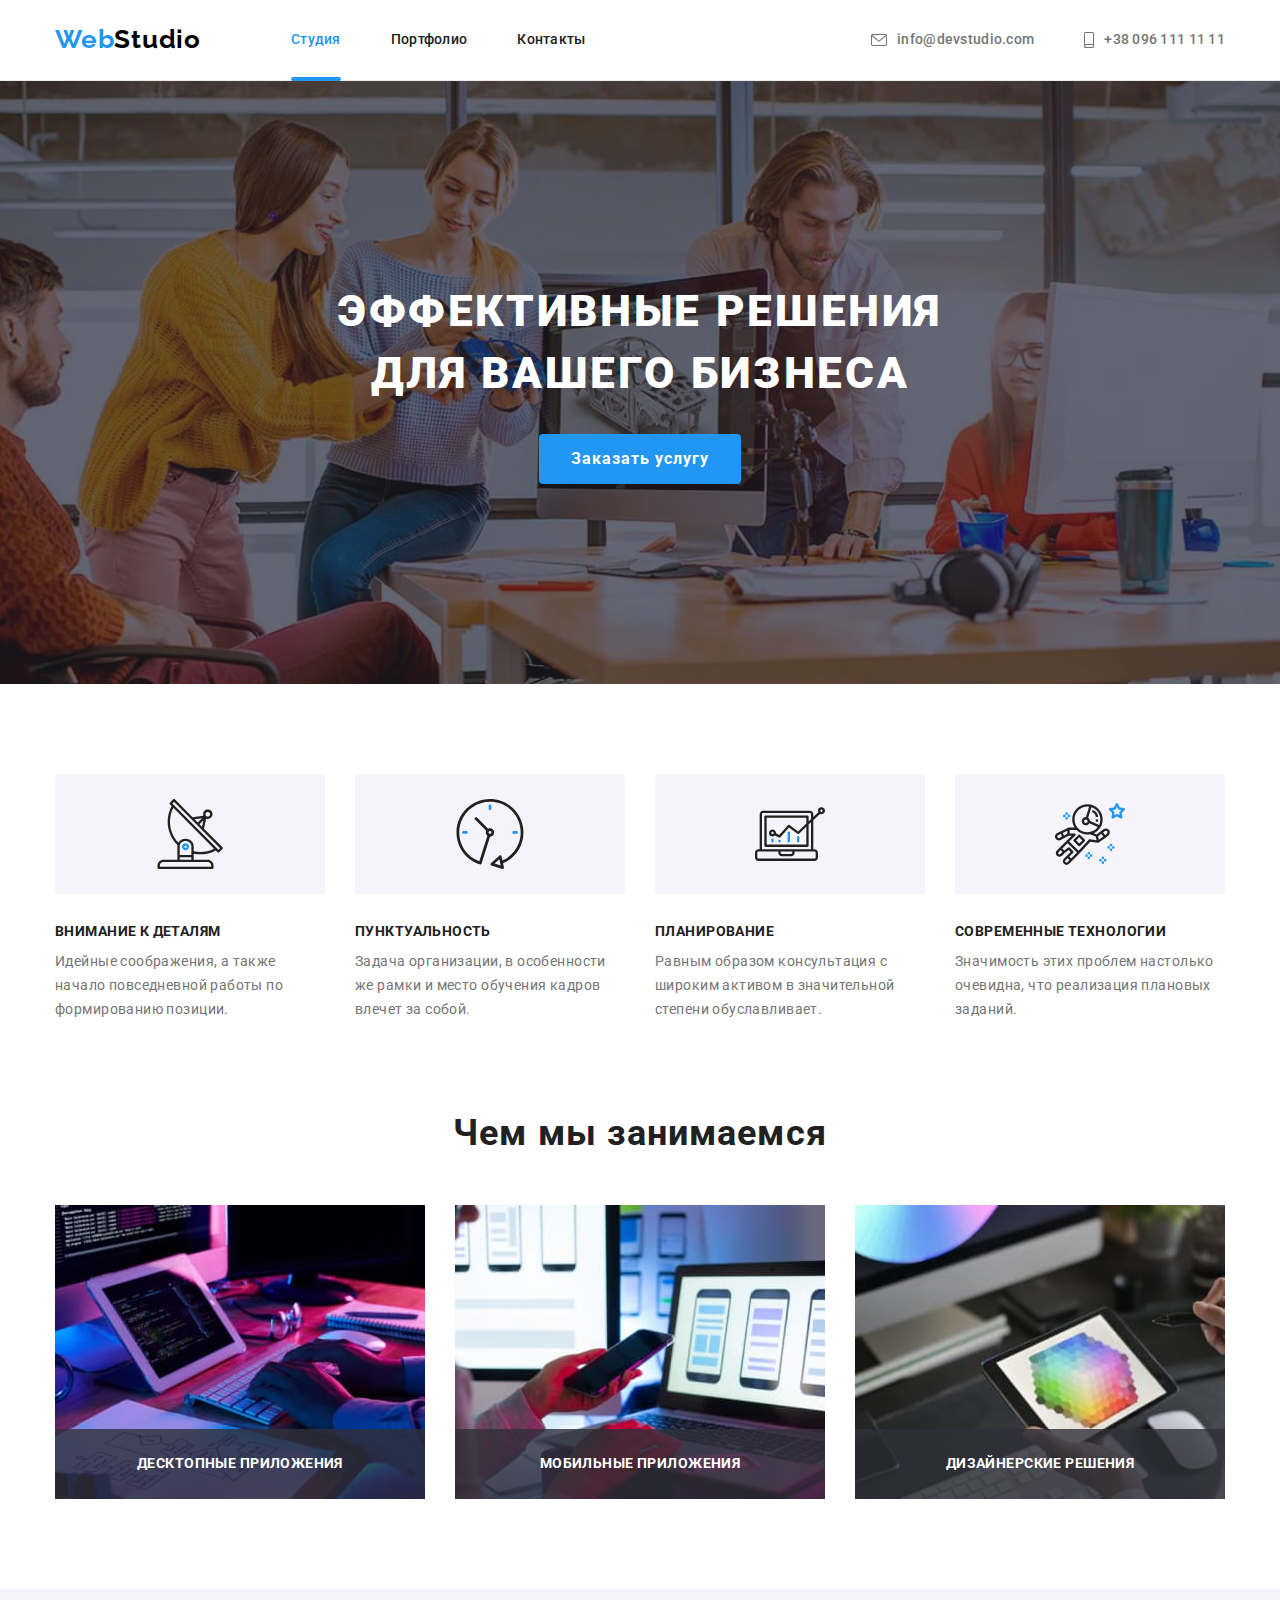
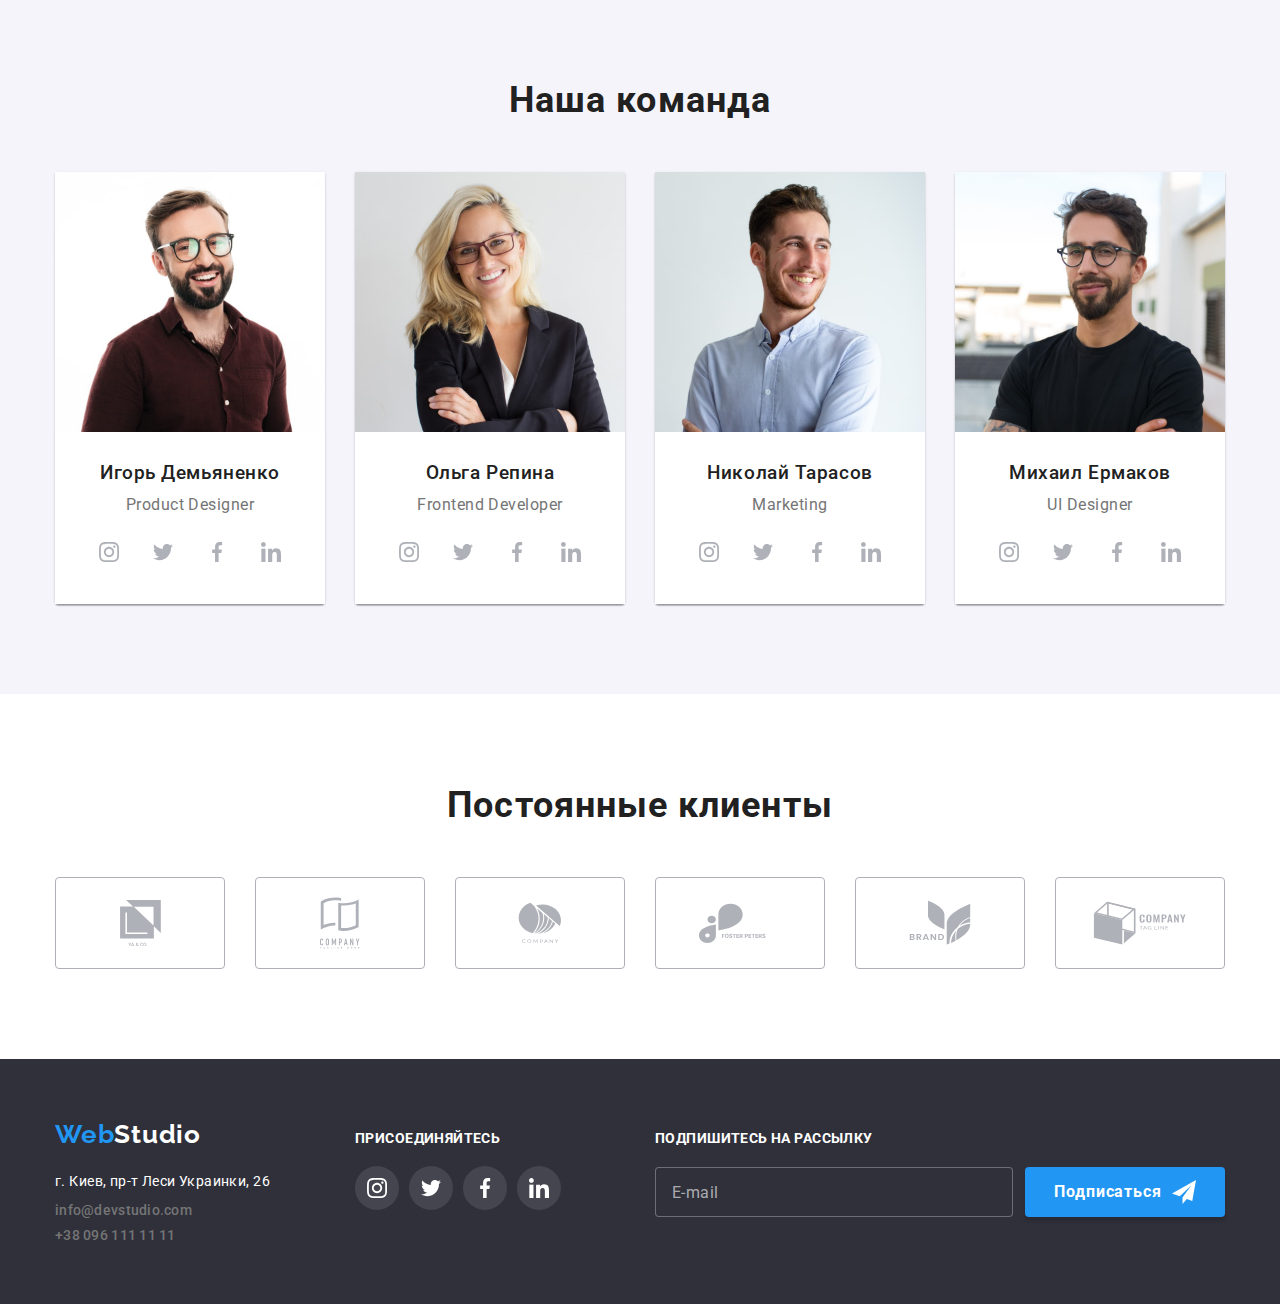
<file: index.html>
<!DOCTYPE html>
<html lang="ru">
<head>
    <meta charset="UTF-8">
    <meta http-equiv="X-UA-Compatible" content="IE=edge">
    <meta name="viewport" content="width=device-width, initial-scale=1.0">
    <link rel="preconnect" href="https://fonts.googleapis.com">
    <link rel="preconnect" href="https://fonts.gstatic.com" crossorigin>
    <link href="https://fonts.googleapis.com/css2?family=Raleway:wght@700&family=Roboto:wght@400;500;700;900&display=swap"
        rel="stylesheet">
    <link rel="stylesheet" href="https://cdnjs.cloudflare.com/ajax/libs/modern-normalize/1.1.0/modern-normalize.min.css">
    <link rel="stylesheet" href="./css/style.css">
    <title>Document</title>
</head>
<body>
    <!-- Шапка -->
    <header class="main-header">        
        <div class="container header">
                    <nav class="nav-header">
                        <a href="./index.html" class="logo logo-header">Web<span class="logo-black">Studio</span></a>
                        <ul class="nav-list list">
                            <li class="link"><a href="./index.html" class="nav-link current">Студия</a></li>
                            <li class="link"><a href="./portfolio.html" class="nav-link">Портфолио</a></li>
                            <li class="link"><a href="" class="nav-link">Контакты</a></li>
                        </ul>
                    </nav>
                    <ul class="list nav-list">
                        <li class="link">                            
                            <a href="mailto:info@devstudio.com" class="feedback-inf">
                                <svg class="svg-header" width="16" height="12">
                                    <use href="./images/symbol-defs.svg#icon-envelope"></use>
                                </svg>
                                info@devstudio.com
                            </a>
                        </li>
                        <li class="link">
                            <a href="tel:+380961111111" class="feedback-inf">
                                <svg class="svg-header" width="10" height="16">
                                    <use href="./images/symbol-defs.svg#icon-smartphone"></use>
                                </svg>
                                +38 096 111 11 11
                            </a>
                        </li>
                    </ul>
        </div>     
    </header>   

    <!-- Основная часть -->
    <main>
        <!-- Герой -->
        <section class="hero">
            <div class="container">
                <h1 class="hero-title">Эффективные решения для вашего бизнеса</h1>
                <button type="button" class="button-order" data-modal-open>Заказать услугу</button>

                <div class="backdrop is-hidden" data-modal>
                    <div class="modal">
                        
                            <button type="button" class="modal-close" data-modal-close>
                                <svg class="svg-close" width="11" height="11">
                                    <use href="./images/symbol-defs.svg#icon-close"></use>
                                </svg>
                            </button>                            
                        
                        <p class="title-modal">Оставьте свои данные, мы вам перезвоним</p>
                        <form class="form-modal">
                            <div class="group">
                                <div class="group-elements">
                                    <input name="name-feedback" type="text" id="name-modal" class="input-modal" placeholder=" ">
                                    <label for="name-modal" class="label-modal">Имя</label>
                                    <svg class="svg-form" width="18" height="18">
                                        <use href="./images/symbol-defs.svg#icon-person"></use>
                                    </svg>
                                </div>
                                
                                <div class="group-elements">
                                    <input name="phone-feedback" type="tel" id="phone-modal" class="input-modal" placeholder=" ">
                                    <label for="phone-modal" class="label-modal">Телефон</label>
                                    <svg class="svg-form" width="18" height="18">
                                        <use href="./images/symbol-defs.svg#icon-phone"></use>
                                    </svg>
                                </div>
                                
                                <div class="group-elements">
                                    <input name="email-feedback" type="email" id="email-modal" class="input-modal" placeholder=" ">
                                    <label for="email-modal" class="label-modal">Почта</label>
                                    <svg class="svg-form" width="18" height="18">
                                        <use href="./images/symbol-defs.svg#icon-email"></use>
                                    </svg>
                                </div>
                                
                                <div class="group-elements">
                                    <label for="comments-modal" class="label-modal-comments">Комментарий</label>
                                    <textarea name="comments-feedback" id="comments-modal" rows="10" class="textarea-modal"
                                        placeholder="Введите текст"></textarea>
                                </div>

                            </div>
                             <label for="check" class="label-check">Соглашаюсь с рассылкой и принимаю<a href=""> Условия договора</a>
                                <input type="checkbox" id="check" class="check-modal">
                                <span class="check-icon"></span>
                            </label>

                            <button type="submit" class="button-order">Отправить</button>
                            
                        </form>
                    </div>

                </div>
            </div>
        </section>

        <!-- качества -->
        <section class="section">
            <div class="container">                
                <h2 class="visually-hidden">Наши качества</h2>
                <ul class="list quality-ul">
                    <li class="quality-li">
                        <div class="img-quality">                         
                            <svg class="svg-quality" width="70" height="70">
                                <use href="./images/symbol-defs.svg#icon-Group"></use>
                            </svg>
                        </div>
                        <h3 class="quality-title">Внимание к деталям</h3>
                        <p class="descr-quality" lang="en">Идейные соображения, а также начало повседневной работы по формированию
                            позиции.</p>
                    </li>
                    <li class="quality-li">
                        <div class="img-quality">
                            <svg class="svg-quality" width="70" height="70">
                                <use href="./images/symbol-defs.svg#icon-clock"></use>
                            </svg>
                        </div>
                        <h3 class="quality-title">Пунктуальность</h3>
                        <p class="descr-quality" lang="en">Задача организации, в особенности же рамки и место обучения кадров влечет за
                            собой.</p>
                    </li>
                    <li class="quality-li">
                        <div class="img-quality">
                            <svg class="svg-quality" width="70" height="70">
                                <use href="./images/symbol-defs.svg#icon-diagram"></use>
                            </svg>
                        </div>
                        <h3 class="quality-title">Планирование</h3>
                        <p class="descr-quality" lang="en">Равным образом консультация с широким активом в значительной степени
                            обуславливает.</p>
                    </li>
                    <li class="quality-li">
                        <div class="img-quality">
                            <svg class="svg-quality" width="70" height="70">
                                <use href="./images/symbol-defs.svg#icon-astronaut"></use>
                            </svg>
                        </div>
                        <h3 class="quality-title">Современные технологии</h3>
                        <p class="descr-quality" lang="en">Значимость этих проблем настолько очевидна, что реализация плановых заданий.
                        </p>
                    </li>
                </ul>
            </div>            
        </section>

        <!--Чем мы занимаемся  -->
        <section class="section no-top">
            <div class="container">
                <h2 class="section-title">Чем мы занимаемся</h2>
                <ul class="list doing-list">
                    <li class="doing-li">
                        <img src="./images/1.jpg" alt="Работа над кодом" width="370" class="img">
                        <div class="doing-text">
                            <p class="text">Десктопные приложения</p>
                        </div>
                    </li>
                    <li class="doing-li">
                        <img src="./images/2.jpg" alt="Работа над макетом" width="370" class="img">
                        <div class="doing-text">
                            <p class="text">Мобильные приложения</p>
                        </div>
                    </li>
                    <li class="doing-li">
                        <img src="./images/3.jpg" alt="Работа над цветом" width="370" class="img">
                        <div class="doing-text">
                            <p class="text">Дизайнерские решения</p>
                        </div>
                    </li>
                </ul>
            </div>
        </section>

        <!-- Наша команда -->
        <section class="section employee">
            <div class="container">
                <h2 class="section-title">Наша команда</h2>
                <ul class = "list employee-list">
                    <li class="employee-li">
                        <img src="./images/p1.jpg" alt="Игорь Демьяненко" width="270" height="260" class="img">
                        <div class="card-bottom">
                            <h3 class="employee-name">Игорь Демьяненко</h3>
                            <p class="employee-description">Product Designer</p>
                            <ul class="list networks">
                                <li class="li-network">
                                    <a href="" class="link">
                                        <svg class="svg-network" width="20" height="20">
                                            <use href="./images/symbol-defs.svg#icon-instagram"></use>
                                        </svg>
                                    </a>                                    
                                </li>
                                <li class="li-network">
                                    <a href="" class="link">
                                        <svg class="svg-network" width="20" height="20">
                                            <use href="./images/symbol-defs.svg#icon-twitter"></use>
                                        </svg>
                                    </a>                                   
                                </li>
                                <li class="li-network">
                                    <a href="" class="link">
                                        <svg class="svg-network" width="20" height="20">
                                            <use href="./images/symbol-defs.svg#icon-facebook"></use>
                                        </svg>
                                    </a>
                                </li>
                                <li class="li-network">
                                   <a href="" class="link">
                                        <svg class="svg-network" width="20" height="20">
                                            <use href="./images/symbol-defs.svg#icon-linkedin"></use>
                                        </svg>
                                   </a>
                                </li>                                
                            </ul>
                        </div>
                    </li>
                    <li class="employee-li">
                        <img src="./images/p2.jpg" alt="Ольга Репина" width="270" height="260" class="img">
                        <div class="card-bottom">
                            <h3 class="employee-name">Ольга Репина</h3>
                            <p class="employee-description">Frontend Developer</p>
                             <ul class="list networks">
                                <li class="li-network">
                                    <a href="" class="link">
                                        <svg class="svg-network" width="20" height="20">
                                            <use href="./images/symbol-defs.svg#icon-instagram"></use>
                                        </svg>
                                    </a>                                    
                                </li>
                                <li class="li-network">
                                    <a href="" class="link">
                                        <svg class="svg-network" width="20" height="20">
                                            <use href="./images/symbol-defs.svg#icon-twitter"></use>
                                        </svg>
                                    </a>                                   
                                </li>
                                <li class="li-network">
                                    <a href="" class="link">
                                        <svg class="svg-network" width="20" height="20">
                                            <use href="./images/symbol-defs.svg#icon-facebook"></use>
                                        </svg>
                                    </a>
                                </li>
                                <li class="li-network">
                                   <a href="" class="link">
                                        <svg class="svg-network" width="20" height="20">
                                            <use href="./images/symbol-defs.svg#icon-linkedin"></use>
                                        </svg>
                                   </a>
                                </li>                                
                            </ul>
                        </div>
                    </li>
                    <li class="employee-li">
                        <img src="./images/p3.jpg" alt="Николай Тарасов" width="270" height="260" class="img">
                        <div class="card-bottom">
                            <h3 class="employee-name">Николай Тарасов</h3>
                            <p class="employee-description">Marketing</p>
                             <ul class="list networks">
                                <li class="li-network">
                                    <a href="" class="link">
                                        <svg class="svg-network" width="20" height="20">
                                            <use href="./images/symbol-defs.svg#icon-instagram"></use>
                                        </svg>
                                    </a>                                    
                                </li>
                                <li class="li-network">
                                    <a href="" class="link">
                                        <svg class="svg-network" width="20" height="20">
                                            <use href="./images/symbol-defs.svg#icon-twitter"></use>
                                        </svg>
                                    </a>                                   
                                </li>
                                <li class="li-network">
                                    <a href="" class="link">
                                        <svg class="svg-network" width="20" height="20">
                                            <use href="./images/symbol-defs.svg#icon-facebook"></use>
                                        </svg>
                                    </a>
                                </li>
                                <li class="li-network">
                                   <a href="" class="link">
                                        <svg class="svg-network" width="20" height="20">
                                            <use href="./images/symbol-defs.svg#icon-linkedin"></use>
                                        </svg>
                                   </a>
                                </li>                                
                            </ul>
                        </div>
                    </li>
                    <li class="employee-li">
                        <img src="./images/p4.jpg" alt="Михаил Ермаков" width="270" height="260" class="img">
                        <div class="card-bottom">
                            <h3 class="employee-name">Михаил Ермаков</h3>
                            <p class="employee-description">UI Designer</p>
                             <ul class="list networks">
                                <li class="li-network">
                                    <a href="" class="link">
                                        <svg class="svg-network" width="20" height="20">
                                            <use href="./images/symbol-defs.svg#icon-instagram"></use>
                                        </svg>
                                    </a>                                    
                                </li>
                                <li class="li-network">
                                    <a href="" class="link">
                                        <svg class="svg-network" width="20" height="20">
                                            <use href="./images/symbol-defs.svg#icon-twitter"></use>
                                        </svg>
                                    </a>                                   
                                </li>
                                <li class="li-network">
                                    <a href="" class="link">
                                        <svg class="svg-network" width="20" height="20">
                                            <use href="./images/symbol-defs.svg#icon-facebook"></use>
                                        </svg>
                                    </a>
                                </li>
                                <li class="li-network">
                                   <a href="" class="link">
                                        <svg class="svg-network" width="20" height="20">
                                            <use href="./images/symbol-defs.svg#icon-linkedin"></use>
                                        </svg>
                                   </a>
                                </li>                                
                            </ul>
                        </div>
                    </li>
                </ul>
            </div>
        </section>

        <!-- Постоянные клиенты -->
        <section class="section">
            <div class="container">
                <h2 class="section-title">Постоянные клиенты</h2>
                <ul class="list list-customers">
                    <li class="li-customer">
                        <a href="">
                            <svg class="svg-customer" width="41" height="46.7">
                                <use href="./images/symbol-defs.svg#icon-logo1"></use>
                            </svg>
                        </a>                        
                    </li>
                    <li class="li-customer">
                        <a href="">
                            <svg class="svg-customer" width="40" height="52">
                                <use href="./images/symbol-defs.svg#icon-logo2"></use>
                            </svg>
                        </a>
                    </li>
                    <li class="li-customer">
                        <a href="">
                            <svg class="svg-customer" width="43.46" height="41.18">
                                <use href="./images/symbol-defs.svg#icon-logo3"></use>
                            </svg>
                        </a>
                    </li>
                    <li class="li-customer">
                        <a href="">
                            <svg class="svg-customer" width="84.44" height="40.62">
                                <use href="./images/symbol-defs.svg#icon-logo4"></use>
                            </svg>
                        </a>
                    </li>
                    <li class="li-customer">
                        <a href="">
                            <svg class="svg-customer" width="62.54" height="45.43">
                                <use href="./images/symbol-defs.svg#icon-logo5"></use>
                            </svg>
                        </a>
                    </li>
                    <li class="li-customer">
                       <a href="">
                           <svg class="svg-customer" width="93.79" height="43.93">
                                <use href="./images/symbol-defs.svg#icon-logo6"></use>
                            </svg>
                        </a>
                    </li>
                </ul>
            </div>
        </section>
    </main>
    
    <!-- подвал -->
    <footer class="main-footer">        
            <div class="container footer">
                <div class="footer-addres">
                    <a href="./index.html" class="logo">Web<span class="logo-white">Studio</span></a>
                    <address class="addres-descr">
                        <p class="ftr-add">г. Киев, пр-т Леси Украинки, 26</p>
                        <ul class="list">
                            <li class="footer-li"><a href="mailto:info@devstudio.com" class="feedback-inf ">info@devstudio.com</a></li>
                            <li class="footer-li"><a href="tel:+380961111111" class="feedback-inf ">+38 096 111 11 11</a></li>
                        </ul>
                    </address>
                </div>
                <div class="footer-networks">
                    <p>присоединяйтесь</p>
                    <ul class="list networks">
                        <li class="li-network">
                            <a href="" class="link">
                                <svg class="svg-network" width="20" height="20">
                                    <use href="./images/symbol-defs.svg#icon-instagram"></use>
                                </svg>
                            </a>
                        </li>
                        <li class="li-network">
                            <a href="" class="link">
                                <svg class="svg-network" width="20" height="20">
                                    <use href="./images/symbol-defs.svg#icon-twitter"></use>
                                </svg>
                            </a>
                        </li>
                        <li class="li-network">
                            <a href="" class="link">
                                <svg class="svg-network" width="20" height="20">
                                    <use href="./images/symbol-defs.svg#icon-facebook"></use>
                                </svg>
                            </a>
                        </li>
                        <li class="li-network">
                            <a href="" class="link">
                                <svg class="svg-network" width="20" height="20">
                                    <use href="./images/symbol-defs.svg#icon-linkedin"></use>
                                </svg>
                            </a>
                        </li>
                    </ul>
                </div>
                <div class="form-footer">
                    <label for="email-footer" class="label-footer"> Подпишитесь на рассылку</label>
                    <div class="input-button-footer">                        
                        <input type="email" id="email-footer" class="input-footer" placeholder="E-mail">
                        <button type="submit" class="button-footer">
                            Подписаться
                            <svg class="svg-send" width="24" height="24">
                                <use href="./images/symbol-defs.svg#icon-send"></use>
                            </svg>
                        </button>
                    </div>
                    
                </div>
            </div>    
    </footer>

    <script src="./js/modal.js"></script>
</body>
</html>
</file>
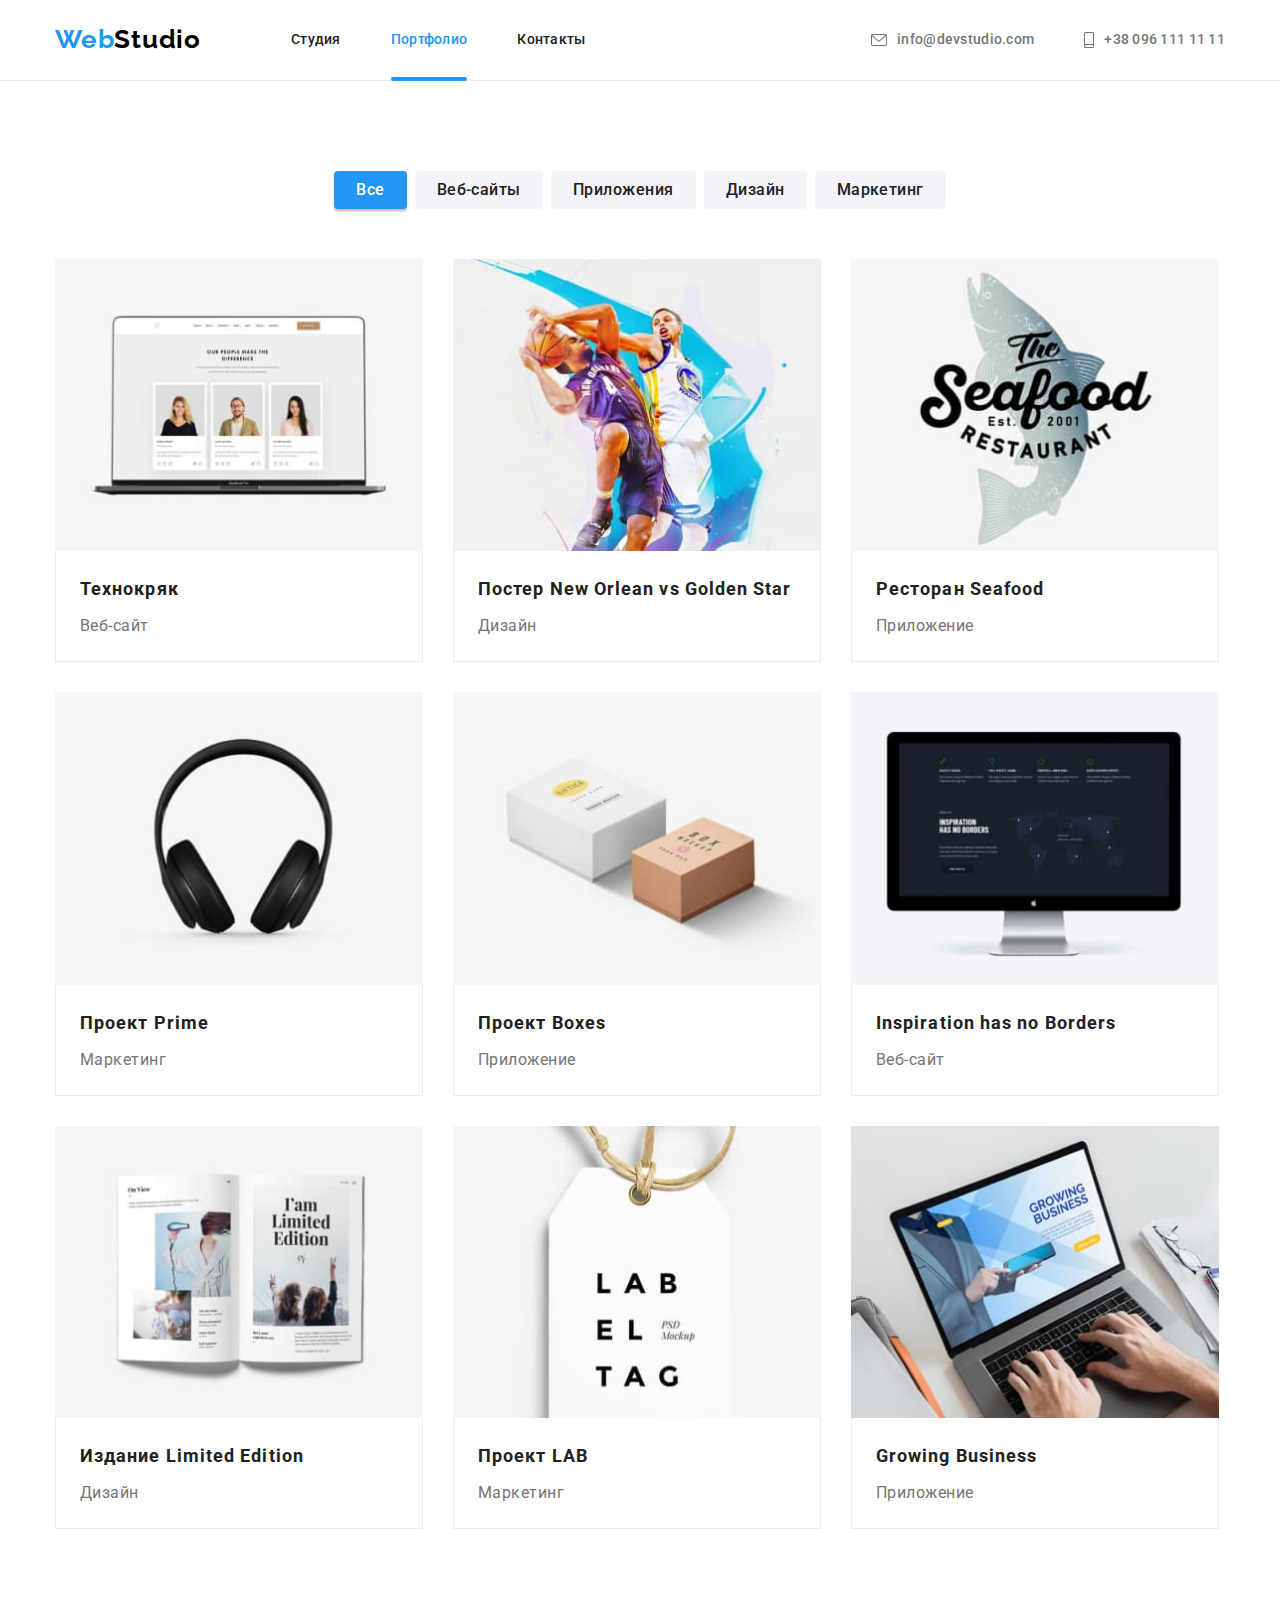
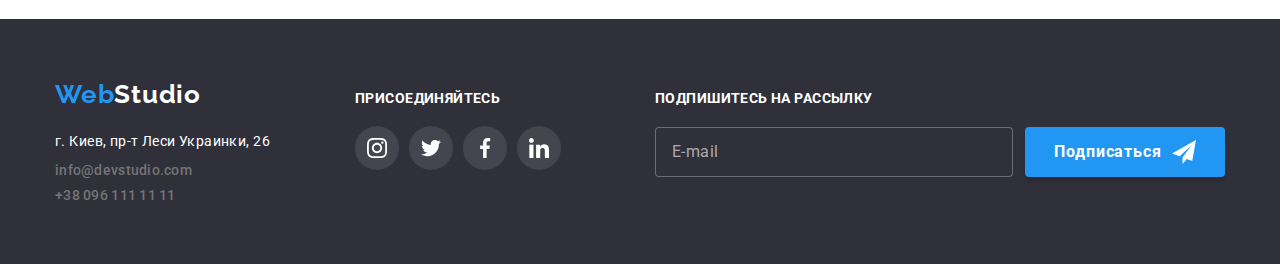
<file: portfolio.html>
<!DOCTYPE html>
<html lang="en">
<head>
    <meta charset="UTF-8">
    <meta http-equiv="X-UA-Compatible" content="IE=edge">
    <meta name="viewport" content="width=device-width, initial-scale=1.0">
    <link rel="preconnect" href="https://fonts.googleapis.com">
    <link rel="preconnect" href="https://fonts.gstatic.com" crossorigin>
    <link href="https://fonts.googleapis.com/css2?family=Raleway:wght@700&family=Roboto:wght@400;500;700;900&display=swap"
        rel="stylesheet">

    <link rel="stylesheet" href="https://cdnjs.cloudflare.com/ajax/libs/modern-normalize/1.1.0/modern-normalize.min.css">

    <link rel="stylesheet" href="./css/style.css">
    <title>Document</title>
</head>
<body>
    <!-- Шапка -->
    <header class="main-header">
        <div class="container header">
            <nav class="nav-header">
                <a href="./index.html" class="logo logo-header">Web<span class="logo-black">Studio</span></a>
                <ul class="nav-list list">
                    <li class="link"><a href="./index.html" class="nav-link">Студия</a></li>
                    <li class="link"><a href="./portfolio.html" class="nav-link current">Портфолио</a></li>
                    <li class="link"><a href="" class="nav-link">Контакты</a></li>
                </ul>
            </nav>
            <ul class="list nav-list">
                <li class="link">
                    <a href="mailto:info@devstudio.com" class="feedback-inf">
                        <svg class="svg-header" width="16" height="12">
                            <use href="./images/symbol-defs.svg#icon-envelope"></use>
                        </svg>
                        info@devstudio.com
                    </a>
                </li>
                <li class="link">
                    <a href="tel:+380961111111" class="feedback-inf">
                        <svg class="svg-header" width="10" height="16">
                            <use href="./images/symbol-defs.svg#icon-smartphone"></use>
                        </svg>
                        +38 096 111 11 11
                    </a>
                </li>
            </ul>
        </div>
    </header>

<!-- Основная часть -->
    <main>    
    <!-- Основной контент -->
        <section class="section"> 
        <h1 class="visually-hidden">Портфоліо</h1>
        <div class="container">
            <!-- Радио-кнопки -->
            <ul class="list filter-list">
                <li class=filter-li>
                    <button type="button" class="radio-button active">Все</button>
                </li>
                <li class=filter-li>
                    <button type="button" class="radio-button">Веб-сайты</button>
                <li class=filter-li>
                    <button type="button" class="radio-button">Приложения</button>
                </li>
                <li class=filter-li>
                    <button type="button" class="radio-button">Дизайн</button>
                </li>
                <li class=filter-li>
                    <button type="button" class="radio-button">Маркетинг</button>
                </li>
            </ul>
            <ul class="list list-portfolio">
                <li class="project-card">
                    <a href="" class="link">
                        <div class="head-proj">
                            <img src="./images/21.jpg" alt="Картинка которая описывает суть проекта" width="368" class="img">
                            <div class="proj-overlay">
                                <p>Технокряк это современная площадка распространения коронавируса. Компании используют эту платформу для цифрового
                                шпионажа и атак на защищённые сервера конкурентов.</p>
                            </div>
                        </div>
                        <div class="desc-proj">
                            <h2 class="project-name">Технокряк</h2>
                            <p class="project-categ">Веб-сайт</p>
                        </div>
                    </a>
                </li>
                <li class="project-card">
                <a href="" class="link">
                    <div class="head-proj">
                        <img src="./images/22.jpg" alt="Картинка которая описывает суть проекта" width="368" class="img">
                        <div class="proj-overlay">
                                <p>Технокряк это современная площадка распространения коронавируса. Компании используют эту платформу для цифрового
                                шпионажа и атак на защищённые сервера конкурентов.</p>
                            </div>
                        </div>
                        <div class="desc-proj">
                            <h2 class="project-name">Постер New Orlean vs Golden Star</h2>
                            <p class="project-categ">Дизайн</p>
                        </div>
                </a>
                </li>
                <li class="project-card">
                <a href="" class="link">
                    <div class="head-proj">
                        <img src="./images/23.jpg" alt="Картинка которая описывает суть проекта" width="368" class="img">
                        <div class="proj-overlay">
                                <p>Технокряк это современная площадка распространения коронавируса. Компании используют эту платформу для цифрового
                                шпионажа и атак на защищённые сервера конкурентов.</p>
                            </div>
                        </div>
                        <div class="desc-proj">
                            <h2 class="project-name">Ресторан Seafood</h2>
                            <p class="project-categ">Приложение</p>
                        </div>
                </a>
                </li>
                <li class="project-card">
                <a href="" class="link">
                    <div class="head-proj">
                        <img src="./images/24.jpg" alt="Картинка которая описывает суть проекта" width="368" class="img">
                        <div class="proj-overlay">
                                <p>Технокряк это современная площадка распространения коронавируса. Компании используют эту платформу для цифрового
                                шпионажа и атак на защищённые сервера конкурентов.</p>
                            </div>
                        </div>
                        <div class="desc-proj">
                            <h2 class="project-name">Проект Prime</h2>
                            <p class="project-categ">Маркетинг</p>
                        </div>
                </a>
                </li>
                <li class="project-card">
                    <a href="" class="link">
                        <div class="head-proj">
                            <img src="./images/25.jpg" alt="Картинка которая описывает суть проекта" width="368" class="img">
                            <div class="proj-overlay">
                                <p>Технокряк это современная площадка распространения коронавируса. Компании используют эту платформу для цифрового
                                шпионажа и атак на защищённые сервера конкурентов.</p>
                            </div>
                        </div>
                        <div class="desc-proj">
                            <h2 class="project-name">Проект Boxes</h2>
                            <p class="project-categ">Приложение</p>
                        </div>
                    </a>
                </li>
                <li class="project-card">
                    <a href="" class="link">
                        <div class="head-proj">
                            <img src="./images/26.jpg" alt="Картинка которая описывает суть проекта" width="368" class="img">
                            <div class="proj-overlay">
                                <p>Технокряк это современная площадка распространения коронавируса. Компании используют эту платформу для цифрового
                                шпионажа и атак на защищённые сервера конкурентов.</p>
                            </div>
                        </div>
                        <div class="desc-proj">
                            <h2 class="project-name" lang="en">Inspiration has no Borders</h2>
                            <p class="project-categ">Веб-сайт</p>
                        </div>
                    </a>
                </li>
                <li class="project-card">
                    <a href="" class="link">
                        <div class="head-proj">
                            <img src="./images/27.jpg" alt="Картинка которая описывает суть проекта" width="368" class="img">
                            <div class="proj-overlay">
                                <p>Технокряк это современная площадка распространения коронавируса. Компании используют эту платформу для цифрового
                                шпионажа и атак на защищённые сервера конкурентов.</p>
                            </div>
                        </div>
                        <div class="desc-proj">
                            <h2 class="project-name">Издание Limited Edition</h2>
                            <p class="project-categ">Дизайн</p>
                        </div>
                    </a>
                </li>
                <li class="project-card">
                    <a href="" class="link">
                        <div class="head-proj">
                            <img src="./images/28.jpg" alt="Картинка которая описывает суть проекта" width="368" class="img">
                            <div class="proj-overlay">
                                <p>Технокряк это современная площадка распространения коронавируса. Компании используют эту платформу для цифрового
                                шпионажа и атак на защищённые сервера конкурентов.</p>
                            </div>
                        </div>
                        <div class="desc-proj">
                            <h2 class="project-name">Проект LAB</h2>
                            <p class="project-categ">Маркетинг</p>
                        </div>
                    </a>
                </li>
                <li class="project-card">
                    <a href="" class="link">
                        <div class="head-proj">
                            <img src="./images/29.jpg" alt="Картинка которая описывает суть проекта" width="368" class="img">
                            <div class="proj-overlay">
                                <p>Технокряк это современная площадка распространения коронавируса. Компании используют эту платформу для цифрового
                                шпионажа и атак на защищённые сервера конкурентов.</p>
                            </div>
                        </div>
                        <div class="desc-proj">
                            <h2 class="project-name" lang="en">Growing Business</h2>
                            <p class="project-categ">Приложение</p>
                        </div>
                    </a>
                </li>
            </ul>
        </div>
        </section>
    </main>

    <!-- подвал -->
    <footer class="main-footer">
        <div class="container footer">
            <div class="footer-addres">
                <a href="./index.html" class="logo">Web<span class="logo-white">Studio</span></a>
                <address class="addres-descr">
                    <p class="ftr-add">г. Киев, пр-т Леси Украинки, 26</p>
                    <ul class="list">
                        <li class="footer-li"><a href="mailto:info@devstudio.com"
                                class="feedback-inf ">info@devstudio.com</a></li>
                        <li class="footer-li"><a href="tel:+380961111111" class="feedback-inf ">+38 096 111 11 11</a></li>
                    </ul>
                </address>
            </div>
            <div class="footer-networks">
                <p>присоединяйтесь</p>
                <ul class="list networks">
                    <li class="li-network">
                        <a href="" class="link">
                            <svg class="svg-network" width="20" height="20">
                                <use href="./images/symbol-defs.svg#icon-instagram"></use>
                            </svg>
                        </a>
                    </li>
                    <li class="li-network">
                        <a href="" class="link">
                            <svg class="svg-network" width="20" height="20">
                                <use href="./images/symbol-defs.svg#icon-twitter"></use>
                            </svg>
                        </a>
                    </li>
                    <li class="li-network">
                        <a href="" class="link">
                            <svg class="svg-network" width="20" height="20">
                                <use href="./images/symbol-defs.svg#icon-facebook"></use>
                            </svg>
                        </a>
                    </li>
                    <li class="li-network">
                        <a href="" class="link">
                            <svg class="svg-network" width="20" height="20">
                                <use href="./images/symbol-defs.svg#icon-linkedin"></use>
                            </svg>
                        </a>
                    </li>
                </ul>
            </div>
            <div class="form-footer">
                <label for="email-footer" class="label-footer"> Подпишитесь на рассылку</label>
                <div class="input-button-footer">
                    <input type="email" id="email-footer" class="input-footer" placeholder="E-mail">
                    <button type="submit" class="button-footer">
                        Подписаться
                        <svg class="svg-send" width="24" height="24">
                            <use href="./images/symbol-defs.svg#icon-send"></use>
                        </svg>
                    </button>
                </div>
    
            </div>
        </div>
    </footer>
</body>
</html>
</file>
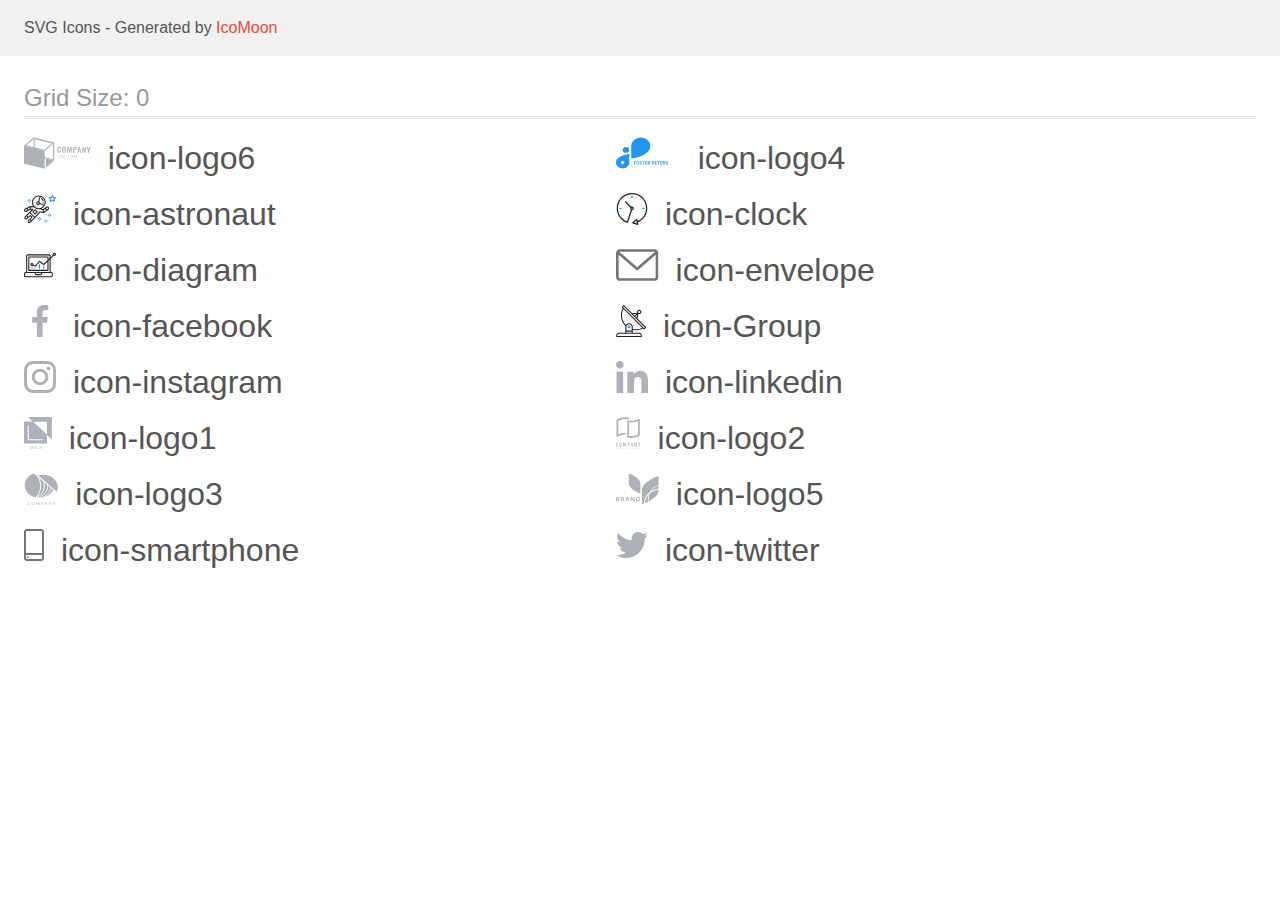
<file: images/icomoon/demo.html>
<!doctype html>
<html>
<head>
    <title>IcoMoon - SVG Icons</title>
    <meta charset="utf-8">
    <meta name="viewport" content="width=device-width, initial-scale=1">
    <link rel="stylesheet" href="demo-files/demo.css">
    <link rel="stylesheet" href="style.css">
</head>
<body>
<svg aria-hidden="true" style="position: absolute; width: 0; height: 0; overflow: hidden;" version="1.1" xmlns="http://www.w3.org/2000/svg" xmlns:xlink="http://www.w3.org/1999/xlink">
<defs>
<symbol id="icon-logo6" viewBox="0 0 67 32">
<path fill="#afb1b8" style="fill: var(--color1, #afb1b8)" d="M33.724 15.224c-0.315-0.419-0.466-0.915-0.43-1.414v-2.050c0-0.628 0.142-1.106 0.428-1.433s0.775-0.489 1.469-0.488c0.652 0 1.115 0.139 1.389 0.417 0.299 0.355 0.444 0.789 0.411 1.226v0.482h-1.167v-0.488c0.004-0.16-0.007-0.319-0.034-0.478-0.017-0.108-0.076-0.208-0.167-0.284-0.12-0.081-0.271-0.121-0.423-0.111-0.16-0.010-0.318 0.031-0.444 0.117-0.102 0.084-0.169 0.193-0.193 0.313-0.033 0.167-0.049 0.337-0.046 0.507v2.488c-0.018 0.24 0.033 0.48 0.15 0.699 0.058 0.074 0.139 0.132 0.233 0.169s0.198 0.050 0.301 0.039c0.149 0.011 0.298-0.030 0.413-0.113 0.095-0.082 0.156-0.188 0.174-0.302 0.027-0.165 0.039-0.332 0.036-0.498v-0.505h1.167v0.461c0.033 0.456-0.109 0.909-0.403 1.289-0.268 0.305-0.725 0.457-1.396 0.457s-1.179-0.163-1.466-0.501z"></path>
<path fill="#afb1b8" style="fill: var(--color1, #afb1b8)" d="M38.583 15.245c-0.295-0.319-0.442-0.784-0.442-1.4v-2.157c0-0.609 0.147-1.070 0.442-1.383s0.788-0.469 1.478-0.467c0.686 0 1.177 0.156 1.471 0.467 0.295 0.313 0.444 0.774 0.444 1.383v2.157c0 0.609-0.15 1.076-0.449 1.397s-0.788 0.482-1.466 0.482c-0.679 0-1.181-0.163-1.478-0.48zM40.605 14.727c0.106-0.2 0.154-0.419 0.14-0.638v-2.641c0.014-0.215-0.034-0.43-0.138-0.626-0.059-0.075-0.142-0.135-0.238-0.172s-0.203-0.050-0.308-0.037c-0.105-0.013-0.212 0-0.308 0.037s-0.18 0.096-0.24 0.172c-0.106 0.195-0.154 0.41-0.14 0.626v2.653c-0.015 0.219 0.033 0.439 0.14 0.638 0.068 0.067 0.152 0.121 0.246 0.158s0.196 0.056 0.3 0.056c0.103 0 0.206-0.019 0.3-0.056s0.178-0.091 0.246-0.158v-0.012z"></path>
<path fill="#afb1b8" style="fill: var(--color1, #afb1b8)" d="M43.38 9.901h1.256l0.945 3.979 0.966-3.979h1.222l0.123 5.743h-0.904l-0.097-3.992-0.932 3.992h-0.725l-0.966-4.006-0.089 4.006h-0.913l0.114-5.743z"></path>
<path fill="#afb1b8" style="fill: var(--color1, #afb1b8)" d="M49.301 9.901h1.957c1.127 0 1.691 0.544 1.691 1.631 0 1.041-0.593 1.561-1.78 1.56h-0.667v2.553h-1.208l0.007-5.743zM50.973 12.356c0.119 0.013 0.24 0.004 0.355-0.028s0.22-0.084 0.309-0.154c0.139-0.194 0.2-0.422 0.174-0.649 0.006-0.175-0.013-0.35-0.058-0.521-0.017-0.057-0.047-0.111-0.089-0.158s-0.093-0.086-0.153-0.116c-0.168-0.069-0.353-0.101-0.539-0.092h-0.469v1.716h0.469z"></path>
<path fill="#afb1b8" style="fill: var(--color1, #afb1b8)" d="M54.691 9.901h1.297l1.331 5.743h-1.126l-0.263-1.324h-1.157l-0.271 1.324h-1.143l1.331-5.743zM55.8 13.655l-0.452-2.411-0.452 2.411h0.903z"></path>
<path fill="#afb1b8" style="fill: var(--color1, #afb1b8)" d="M58.395 9.901h0.846l1.619 3.276v-3.276h1.003v5.743h-0.804l-1.628-3.42v3.42h-1.036l0.002-5.743z"></path>
<path fill="#afb1b8" style="fill: var(--color1, #afb1b8)" d="M64.209 13.455l-1.346-3.546h1.133l0.821 2.277 0.771-2.277h1.109l-1.329 3.546v2.19h-1.16v-2.19z"></path>
<path fill="#afb1b8" style="fill: var(--color1, #afb1b8)" d="M35.589 18.156v0.3h-0.986v2.334h-0.413v-2.334h-0.99v-0.3h2.389z"></path>
<path fill="#afb1b8" style="fill: var(--color1, #afb1b8)" d="M38.679 20.79h-0.319c-0.032 0.002-0.064-0.007-0.089-0.025-0.024-0.015-0.043-0.036-0.053-0.060l-0.285-0.626h-1.367l-0.285 0.626c-0.008 0.026-0.023 0.050-0.044 0.071-0.025 0.017-0.057 0.026-0.089 0.025h-0.319l1.208-2.634h0.42l1.222 2.624zM36.679 19.812h1.14l-0.483-1.072c-0.036-0.081-0.066-0.164-0.089-0.248-0.017 0.050-0.031 0.098-0.046 0.14l-0.044 0.11-0.478 1.070z"></path>
<path fill="#afb1b8" style="fill: var(--color1, #afb1b8)" d="M40.762 20.532c0.076 0.003 0.151 0.003 0.227 0 0.065-0.006 0.13-0.016 0.193-0.031 0.059-0.013 0.117-0.029 0.174-0.048 0.053-0.019 0.106-0.042 0.162-0.065v-0.592h-0.483c-0.012 0.001-0.024-0.001-0.035-0.005s-0.021-0.009-0.030-0.016c-0.008-0.006-0.014-0.013-0.018-0.022s-0.006-0.017-0.006-0.026v-0.202h0.937v1.010c-0.077 0.047-0.157 0.089-0.242 0.125-0.086 0.037-0.176 0.067-0.268 0.090-0.099 0.025-0.2 0.043-0.302 0.054-0.117 0.011-0.235 0.017-0.353 0.017-0.208 0.002-0.415-0.032-0.609-0.098-0.181-0.063-0.345-0.156-0.483-0.275-0.134-0.12-0.24-0.262-0.312-0.417-0.076-0.175-0.114-0.36-0.111-0.547-0.003-0.188 0.034-0.374 0.109-0.551 0.069-0.156 0.176-0.298 0.312-0.417 0.138-0.119 0.302-0.212 0.483-0.273 0.207-0.067 0.426-0.1 0.647-0.098 0.112-0 0.225 0.008 0.336 0.023 0.098 0.014 0.195 0.036 0.288 0.067 0.084 0.027 0.165 0.062 0.242 0.104 0.074 0.041 0.144 0.087 0.21 0.138l-0.116 0.163c-0.009 0.015-0.023 0.027-0.039 0.036s-0.036 0.014-0.055 0.014c-0.027-0.001-0.053-0.008-0.075-0.021-0.036-0.017-0.075-0.038-0.118-0.063-0.051-0.028-0.106-0.052-0.162-0.071-0.072-0.025-0.146-0.044-0.222-0.058-0.101-0.016-0.204-0.024-0.307-0.023-0.159-0.002-0.318 0.023-0.466 0.073-0.134 0.047-0.256 0.118-0.355 0.209-0.1 0.095-0.177 0.206-0.225 0.328-0.108 0.285-0.108 0.593 0 0.878 0.053 0.124 0.135 0.237 0.242 0.332 0.099 0.090 0.219 0.162 0.353 0.209 0.154 0.046 0.316 0.063 0.478 0.052z"></path>
<path fill="#afb1b8" style="fill: var(--color1, #afb1b8)" d="M44.612 20.49h1.319v0.3h-1.722v-2.634h0.413l-0.010 2.334z"></path>
<path fill="#afb1b8" style="fill: var(--color1, #afb1b8)" d="M47.304 20.79h-0.413v-2.634h0.413v2.634z"></path>
<path fill="#afb1b8" style="fill: var(--color1, #afb1b8)" d="M48.84 18.168c0.025 0.012 0.046 0.028 0.063 0.048l1.766 1.986c-0.002-0.031-0.002-0.063 0-0.094 0-0.029 0-0.058 0-0.085v-1.877h0.36v2.645h-0.208c-0.031 0.002-0.062-0.003-0.089-0.015-0.025-0.013-0.047-0.030-0.065-0.050l-1.764-1.984c0 0.031 0 0.061 0 0.090s0 0.056 0 0.081v1.877h-0.345v-2.634h0.215c0.023 0 0.046 0.004 0.068 0.012z"></path>
<path fill="#afb1b8" style="fill: var(--color1, #afb1b8)" d="M54.070 18.156v0.29h-1.464v0.87h1.186v0.279h-1.186v0.899h1.464v0.29h-1.889v-2.628h1.889z"></path>
<path fill="#afb1b8" style="fill: var(--color1, #afb1b8)" d="M10.782 1.888l18.343 4.497v15.757l-18.343-4.494v-15.759zM9.605 0.545v17.867l20.694 5.074v-17.865l-20.694-5.076z"></path>
<path fill="#afb1b8" style="fill: var(--color1, #afb1b8)" d="M20.696 31.781l-20.696-5.079v-17.866l20.696 5.076v17.868z"></path>
<path fill="#afb1b8" style="fill: var(--color1, #afb1b8)" d="M9.948 1.686l18.104 4.44-7.699 6.649-18.106-4.442 7.702-6.647zM9.605 0.545l-9.605 8.292 20.696 5.076 9.603-8.292-20.694-5.076z"></path>
<path fill="#afb1b8" style="fill: var(--color1, #afb1b8)" d="M21.861 30.776l8.438-7.287-8.438-2.071v9.358z"></path>
</symbol>
<symbol id="icon-logo4" viewBox="0 0 65 32">
<path fill="#2196f3" style="fill: var(--color2, #2196f3)" d="M10.016 9.983h-0.002c-1.827 0-3.308 1.316-3.308 2.94v0.002c0 1.624 1.481 2.94 3.308 2.94h0.002c1.827 0 3.308-1.316 3.308-2.94v-0.002c0-1.624-1.481-2.94-3.308-2.94z"></path>
<path fill="#2196f3" style="fill: var(--color2, #2196f3)" d="M34.434 9.043c-0.005-2.255-1.015-4.417-2.81-6.012s-4.226-2.493-6.764-2.498v0c-2.538 0.004-4.972 0.902-6.767 2.497s-2.806 3.757-2.811 6.013v0 12.436c0 0 19.149-1.895 19.151-12.434v-0.002z"></path>
<path fill="#2196f3" style="fill: var(--color2, #2196f3)" d="M0 25.562c0.005 1.569 0.708 3.073 1.956 4.183s2.94 1.735 4.706 1.74v0c1.765-0.005 3.457-0.63 4.705-1.739s1.952-2.613 1.957-4.182v0-8.654c0 0-13.325 1.32-13.325 8.652zM6.662 27.112c-0.345 0-0.682-0.091-0.969-0.261s-0.511-0.413-0.643-0.696c-0.132-0.283-0.167-0.595-0.099-0.896s0.233-0.577 0.477-0.794 0.555-0.364 0.893-0.424c0.338-0.060 0.689-0.029 1.008 0.088s0.591 0.316 0.783 0.571c0.192 0.255 0.294 0.555 0.294 0.861 0.001 0.204-0.044 0.406-0.131 0.595s-0.216 0.36-0.378 0.505c-0.162 0.145-0.355 0.259-0.567 0.338s-0.439 0.119-0.669 0.119v-0.006z"></path>
<path fill="#2196f3" style="fill: var(--color2, #2196f3)" d="M20.128 26.258h-1.286v1.328h-0.67v-3.25h2.116v0.542h-1.446v0.839h1.286v0.54zM23.346 26.035c0 0.32-0.057 0.6-0.17 0.842s-0.275 0.427-0.487 0.558c-0.21 0.131-0.451 0.196-0.723 0.196-0.269 0-0.51-0.065-0.721-0.194s-0.375-0.314-0.491-0.554c-0.116-0.241-0.175-0.518-0.176-0.83v-0.161c0-0.32 0.057-0.601 0.172-0.844 0.116-0.244 0.279-0.431 0.489-0.56 0.211-0.131 0.452-0.196 0.723-0.196s0.511 0.065 0.721 0.196c0.211 0.129 0.374 0.316 0.489 0.56 0.116 0.242 0.174 0.523 0.174 0.841v0.145zM22.668 25.888c0-0.341-0.061-0.6-0.183-0.777s-0.296-0.266-0.522-0.266c-0.225 0-0.398 0.088-0.52 0.263-0.122 0.174-0.184 0.43-0.185 0.768v0.158c0 0.332 0.061 0.589 0.183 0.772s0.298 0.275 0.527 0.275c0.225 0 0.397-0.088 0.518-0.263 0.121-0.177 0.182-0.434 0.183-0.772v-0.158zM25.518 26.734c0-0.126-0.045-0.223-0.134-0.29-0.089-0.068-0.25-0.14-0.482-0.214-0.232-0.076-0.416-0.15-0.551-0.223-0.369-0.199-0.554-0.468-0.554-0.806 0-0.176 0.049-0.332 0.147-0.469 0.1-0.138 0.242-0.246 0.426-0.324 0.186-0.077 0.394-0.116 0.625-0.116 0.232 0 0.439 0.042 0.621 0.127 0.181 0.083 0.322 0.202 0.422 0.355 0.101 0.153 0.152 0.327 0.152 0.522h-0.67c0-0.149-0.047-0.264-0.141-0.346-0.094-0.083-0.225-0.125-0.395-0.125-0.164 0-0.291 0.035-0.382 0.105-0.091 0.068-0.136 0.159-0.136 0.272 0 0.106 0.053 0.194 0.158 0.266 0.107 0.071 0.264 0.138 0.471 0.201 0.381 0.115 0.659 0.257 0.833 0.426s0.261 0.381 0.261 0.634c0 0.281-0.106 0.502-0.319 0.663-0.213 0.159-0.499 0.239-0.859 0.239-0.25 0-0.478-0.045-0.683-0.136-0.205-0.092-0.362-0.218-0.471-0.377-0.107-0.159-0.161-0.344-0.161-0.554h0.672c0 0.359 0.214 0.538 0.643 0.538 0.159 0 0.284-0.032 0.373-0.096 0.089-0.065 0.134-0.156 0.134-0.272zM29.092 24.879h-0.996v2.708h-0.67v-2.708h-0.982v-0.542h2.647v0.542zM31.431 26.178h-1.286v0.871h1.509v0.538h-2.179v-3.25h2.174v0.542h-1.504v0.775h1.286v0.525zM33.251 26.396h-0.533v1.19h-0.67v-3.25h1.208c0.384 0 0.68 0.086 0.888 0.257s0.312 0.413 0.312 0.725c0 0.222-0.048 0.407-0.145 0.556-0.095 0.147-0.24 0.265-0.435 0.353l0.703 1.328v0.031h-0.719l-0.609-1.19zM32.717 25.854h0.54c0.168 0 0.298-0.042 0.391-0.127 0.092-0.086 0.138-0.205 0.138-0.355 0-0.153-0.044-0.274-0.132-0.362-0.086-0.088-0.219-0.132-0.4-0.132h-0.538v0.975zM36.775 26.441v1.145h-0.67v-3.25h1.268c0.244 0 0.458 0.045 0.643 0.134 0.186 0.089 0.329 0.216 0.429 0.382 0.1 0.164 0.15 0.35 0.15 0.56 0 0.318-0.109 0.57-0.328 0.754-0.217 0.183-0.519 0.275-0.904 0.275h-0.587zM36.775 25.899h0.598c0.177 0 0.312-0.042 0.404-0.125 0.094-0.083 0.141-0.202 0.141-0.357 0-0.159-0.047-0.288-0.141-0.386s-0.223-0.149-0.388-0.152h-0.614v1.020zM41.012 26.178h-1.286v0.871h1.509v0.538h-2.179v-3.25h2.174v0.542h-1.504v0.775h1.286v0.525zM44.119 24.879h-0.995v2.708h-0.67v-2.708h-0.982v-0.542h2.647v0.542zM46.458 26.178h-1.286v0.871h1.509v0.538h-2.178v-3.25h2.174v0.542h-1.504v0.775h1.286v0.525zM48.277 26.396h-0.533v1.19h-0.67v-3.25h1.208c0.384 0 0.68 0.086 0.888 0.257s0.313 0.413 0.313 0.725c0 0.222-0.048 0.407-0.145 0.556-0.095 0.147-0.24 0.265-0.435 0.353l0.703 1.328v0.031h-0.719l-0.609-1.19zM47.744 25.854h0.54c0.168 0 0.298-0.042 0.391-0.127 0.092-0.086 0.138-0.205 0.138-0.355 0-0.153-0.044-0.274-0.132-0.362-0.086-0.088-0.219-0.132-0.4-0.132h-0.538v0.975zM51.679 26.734c0-0.126-0.045-0.223-0.134-0.29-0.089-0.068-0.25-0.14-0.482-0.214-0.232-0.076-0.416-0.15-0.551-0.223-0.369-0.199-0.554-0.468-0.554-0.806 0-0.176 0.049-0.332 0.147-0.469 0.1-0.138 0.242-0.246 0.426-0.324 0.186-0.077 0.394-0.116 0.625-0.116 0.232 0 0.439 0.042 0.621 0.127 0.182 0.083 0.322 0.202 0.422 0.355 0.101 0.153 0.152 0.327 0.152 0.522h-0.67c0-0.149-0.047-0.264-0.141-0.346-0.094-0.083-0.225-0.125-0.395-0.125-0.164 0-0.291 0.035-0.382 0.105-0.091 0.068-0.136 0.159-0.136 0.272 0 0.106 0.053 0.194 0.158 0.266 0.107 0.071 0.264 0.138 0.471 0.201 0.381 0.115 0.658 0.257 0.833 0.426s0.261 0.381 0.261 0.634c0 0.281-0.106 0.502-0.319 0.663-0.213 0.159-0.499 0.239-0.859 0.239-0.25 0-0.478-0.045-0.683-0.136-0.205-0.092-0.362-0.218-0.471-0.377-0.107-0.159-0.161-0.344-0.161-0.554h0.672c0 0.359 0.214 0.538 0.643 0.538 0.159 0 0.283-0.032 0.373-0.096 0.089-0.065 0.134-0.156 0.134-0.272z"></path>
</symbol>
<symbol id="icon-astronaut" viewBox="0 0 32 32">
<path fill="#2196f3" style="fill: var(--color2, #2196f3)" d="M31.974 4.524c-0.063-0.193-0.229-0.333-0.43-0.363l-1.91-0.278-0.855-1.731c-0.179-0.365-0.777-0.365-0.956 0l-0.855 1.731-1.91 0.278c-0.201 0.029-0.367 0.17-0.431 0.363-0.062 0.193-0.011 0.405 0.135 0.547l1.383 1.348-0.326 1.903c-0.034 0.2 0.048 0.402 0.212 0.522 0.166 0.121 0.382 0.135 0.562 0.040l1.709-0.899 1.709 0.899c0.078 0.041 0.164 0.061 0.249 0.061 0.11 0 0.221-0.034 0.314-0.102 0.164-0.119 0.246-0.322 0.212-0.522l-0.326-1.903 1.383-1.348c0.145-0.142 0.197-0.354 0.135-0.547zM29.511 5.851c-0.125 0.122-0.183 0.299-0.153 0.472l0.191 1.114-1-0.526c-0.078-0.041-0.163-0.061-0.249-0.061s-0.17 0.020-0.249 0.061l-1.001 0.526 0.191-1.114c0.030-0.173-0.028-0.349-0.153-0.472l-0.81-0.789 1.119-0.163c0.174-0.025 0.324-0.134 0.402-0.292l0.5-1.013 0.5 1.013c0.078 0.157 0.228 0.267 0.402 0.292l1.119 0.163-0.809 0.789z"></path>
<path fill="#2196f3" style="fill: var(--color2, #2196f3)" d="M26.134 20.522h-1.067v1.067h1.067v-1.067z"></path>
<path fill="#2196f3" style="fill: var(--color2, #2196f3)" d="M26.134 22.656h-1.067v1.067h1.067v-1.067z"></path>
<path fill="#2196f3" style="fill: var(--color2, #2196f3)" d="M27.2 21.589h-1.067v1.067h1.067v-1.067z"></path>
<path fill="#2196f3" style="fill: var(--color2, #2196f3)" d="M25.067 21.589h-1.067v1.067h1.067v-1.067z"></path>
<path fill="#2196f3" style="fill: var(--color2, #2196f3)" d="M22.4 26.389h-1.067v1.067h1.067v-1.067z"></path>
<path fill="#2196f3" style="fill: var(--color2, #2196f3)" d="M22.4 28.522h-1.067v1.067h1.067v-1.067z"></path>
<path fill="#2196f3" style="fill: var(--color2, #2196f3)" d="M23.467 27.456h-1.067v1.067h1.067v-1.067z"></path>
<path fill="#2196f3" style="fill: var(--color2, #2196f3)" d="M21.333 27.456h-1.067v1.067h1.067v-1.067z"></path>
<path fill="#2196f3" style="fill: var(--color2, #2196f3)" d="M16 24.256h-1.067v1.067h1.067v-1.067z"></path>
<path fill="#2196f3" style="fill: var(--color2, #2196f3)" d="M16 26.389h-1.067v1.067h1.067v-1.067z"></path>
<path fill="#2196f3" style="fill: var(--color2, #2196f3)" d="M17.067 25.322h-1.067v1.067h1.067v-1.067z"></path>
<path fill="#2196f3" style="fill: var(--color2, #2196f3)" d="M14.933 25.322h-1.067v1.067h1.067v-1.067z"></path>
<path fill="#2196f3" style="fill: var(--color2, #2196f3)" d="M5.867 6.122h-1.067v1.067h1.067v-1.067z"></path>
<path fill="#2196f3" style="fill: var(--color2, #2196f3)" d="M5.867 8.255h-1.067v1.067h1.067v-1.067z"></path>
<path fill="#2196f3" style="fill: var(--color2, #2196f3)" d="M6.933 7.189h-1.067v1.067h1.067v-1.067z"></path>
<path fill="#2196f3" style="fill: var(--color2, #2196f3)" d="M4.8 7.189h-1.067v1.067h1.067v-1.067z"></path>
<path fill="#212121" style="fill: var(--color3, #212121)" d="M24.715 14.159c-0.287-0.388-0.709-0.637-1.188-0.705-0.481-0.068-0.956 0.058-1.34 0.352l-1.252 0.96-1.898 1.417-1.358-0.541c2.421-1.086 4.114-3.508 4.114-6.32 0-3.823-3.123-6.933-6.961-6.933s-6.961 3.11-6.961 6.933c0 1.386 0.414 2.674 1.12 3.758l-2.764-0.024c-0.002 0-0.003 0-0.005 0-0.009 0-0.015 0.004-0.023 0.005-0.053 0.002-0.105 0.013-0.155 0.031-0.013 0.005-0.026 0.008-0.038 0.013-0.006 0.003-0.013 0.003-0.019 0.006l-3.233 1.596c-0.001 0-0.001 0-0.001 0.001l-1.893 0.911c-0.021 0.009-0.042 0.021-0.063 0.035-0.755 0.502-1.012 1.489-0.598 2.295 0.22 0.429 0.595 0.745 1.056 0.889 0.178 0.055 0.359 0.083 0.539 0.083 0.29 0 0.577-0.071 0.839-0.211l1.388-0.738 2.264-1.169 1.357-0.008-5.442 5.416c-0.001 0.001-0.001 0.001-0.002 0.001l-1.339 1.333c-0.316 0.315-0.49 0.732-0.49 1.178s0.174 0.863 0.49 1.179c0.325 0.323 0.752 0.485 1.179 0.485s0.854-0.162 1.18-0.485l1.314-1.309 1.741-1.3 0.901 0.897-1.762 1.754c-0 0.001-0.001 0.001-0.002 0.001l-1.339 1.333c-0.316 0.315-0.49 0.732-0.49 1.178s0.174 0.863 0.49 1.179c0.325 0.323 0.753 0.485 1.18 0.485s0.855-0.162 1.18-0.485l3.482-3.467c0.001-0.001 0.001-0.001 0.001-0.002l1.010-1-0.004-0.004c0.006-0.006 0.015-0.009 0.022-0.015l5.166-5.658 3.471 0.494c0.025 0.004 0.050 0.005 0.075 0.005 0.065 0 0.127-0.015 0.187-0.038 0.018-0.006 0.033-0.015 0.050-0.023 0.019-0.010 0.039-0.015 0.058-0.027l3.213-2.133c0.012-0.008 0.018-0.021 0.029-0.029 0.013-0.010 0.029-0.014 0.041-0.026l1.271-1.191c0.662-0.62 0.753-1.635 0.212-2.362zM2.13 17.77c-0.173 0.093-0.37 0.111-0.558 0.052-0.187-0.058-0.338-0.186-0.427-0.358-0.161-0.314-0.068-0.695 0.214-0.902l1.314-0.632 0.449 1.312-0.992 0.528zM5.628 15.942l-1.548 0.8-0.439-1.283 2.027-1.001-0.040 1.484zM20.727 9.322c0 0.918-0.219 1.785-0.599 2.559l-4.181-1.899c-0.044-0.573-0.341-1.075-0.788-1.388l1.464-4.86c2.378 0.756 4.105 2.974 4.105 5.588zM8.938 9.322c0-3.235 2.644-5.867 5.894-5.867 0.253 0 0.5 0.021 0.745 0.052l-1.432 4.754c-0.019-0.001-0.037-0.006-0.057-0.006-1.033 0-1.873 0.837-1.873 1.867s0.84 1.867 1.873 1.867c0.694 0 1.294-0.383 1.618-0.945l3.862 1.755c-1.075 1.446-2.795 2.39-4.737 2.39-3.25 0-5.894-2.632-5.894-5.867zM14.894 10.122c0 0.441-0.362 0.8-0.806 0.8s-0.806-0.359-0.806-0.8c0-0.441 0.362-0.8 0.806-0.8s0.806 0.359 0.806 0.8zM2.465 25.146c-0.236 0.234-0.619 0.234-0.854 0.001-0.114-0.114-0.176-0.263-0.176-0.423s0.062-0.309 0.176-0.421l0.962-0.958 0.851 0.848-0.959 0.955zM5.679 28.88c-0.236 0.234-0.619 0.235-0.855 0.001-0.114-0.114-0.176-0.263-0.176-0.423s0.062-0.309 0.176-0.421l0.963-0.959 0.852 0.848-0.96 0.955zM9.16 25.411c-0.001 0-0.001 0-0.002 0.001l-1.765 1.76-0.852-0.848 1.763-1.755c0 0 0 0 0-0s0.001-0.001 0.002-0.001c0.040-0.040 0.065-0.088 0.090-0.135 0.007-0.014 0.020-0.026 0.026-0.040 0.017-0.041 0.019-0.085 0.026-0.129 0.003-0.025 0.014-0.047 0.014-0.073 0-0.036-0.013-0.070-0.020-0.106-0.006-0.032-0.006-0.065-0.019-0.095-0.020-0.050-0.055-0.094-0.091-0.138-0.010-0.012-0.014-0.027-0.025-0.038 0 0 0 0-0.001 0s-0.001-0.002-0.001-0.002l-1.607-1.6c-0.017-0.017-0.039-0.024-0.058-0.038-0.028-0.022-0.055-0.042-0.087-0.058-0.030-0.015-0.061-0.024-0.093-0.033-0.034-0.010-0.067-0.017-0.103-0.020-0.033-0.002-0.063 0.001-0.095 0.005-0.036 0.004-0.069 0.009-0.104 0.020-0.034 0.011-0.063 0.027-0.094 0.045-0.020 0.011-0.042 0.015-0.061 0.029l-1.773 1.324-0.901-0.897 2.399-2.386 4.361 4.289-0.928 0.919zM15.979 18.394c-0.015-0.002-0.030 0.004-0.045 0.003-0.039-0.002-0.076 0.001-0.115 0.007-0.030 0.005-0.059 0.011-0.088 0.021-0.034 0.012-0.065 0.028-0.097 0.047-0.030 0.018-0.057 0.037-0.083 0.061-0.013 0.011-0.028 0.017-0.040 0.029l-4.698 5.146-4.328-4.257 2.833-2.818c0.209-0.208 0.21-0.546 0.002-0.755-0.105-0.105-0.243-0.157-0.381-0.156v-0.001l-2.219 0.013 0.028-1.607 3.104 0.027c1.265 1.294 3.029 2.101 4.981 2.101 0.437 0 0.864-0.045 1.279-0.123 0.040 0.032 0.079 0.065 0.13 0.085l2.41 0.96 0.331 1.644-3.003-0.427zM20.020 18.572l-0.313-1.558 1.446-1.080 0.947 1.257-2.080 1.381zM23.774 15.741l-0.838 0.785-0.931-1.236 0.831-0.637c0.155-0.119 0.351-0.168 0.543-0.143 0.193 0.027 0.364 0.128 0.48 0.284 0.217 0.292 0.18 0.699-0.085 0.947z"></path>
<path fill="#212121" style="fill: var(--color3, #212121)" d="M13.602 18.544l-2.143-2.133c-0.207-0.207-0.545-0.207-0.753 0l-2.142 2.133c-0.1 0.101-0.157 0.236-0.157 0.378s0.056 0.278 0.157 0.378l2.142 2.133c0.104 0.103 0.241 0.155 0.377 0.155s0.273-0.052 0.376-0.155l2.143-2.133c0.1-0.1 0.157-0.236 0.157-0.378s-0.057-0.278-0.157-0.378zM11.083 20.303l-1.387-1.381 1.387-1.381 1.387 1.381-1.387 1.381z"></path>
<path fill="#212121" style="fill: var(--color3, #212121)" d="M17.164 5.071l-0.258 1.036c0.071 0.018 1.738 0.452 1.738 2.149h1.067c-0-2.017-1.666-2.965-2.547-3.185z"></path>
<path fill="#212121" style="fill: var(--color3, #212121)" d="M19.711 9.322h-1.067v1.067h1.067v-1.067z"></path>
</symbol>
<symbol id="icon-clock" viewBox="0 0 32 32">
<path fill="#212121" style="fill: var(--color3, #212121)" d="M31.297 15.301c-0.002-8.452-6.855-15.303-15.308-15.301s-15.303 6.855-15.301 15.308c0.001 6.658 4.307 12.551 10.649 14.576 0.061 0.019 0.124 0.029 0.187 0.029 0.121-0 0.239-0.032 0.342-0.094 0.135-0.080 0.236-0.207 0.283-0.356l3.865-12.25c1.057-0.005 1.909-0.866 1.903-1.923s-0.866-1.909-1.923-1.903c-0.284 0.001-0.565 0.067-0.82 0.191l-5.106-5.107c-0.253-0.245-0.657-0.238-0.902 0.016-0.239 0.247-0.239 0.639 0 0.886l5.103 5.109c-0.392 0.799-0.168 1.764 0.536 2.309l-3.683 11.673c-7.278-2.681-11.004-10.754-8.323-18.032s10.754-11.004 18.032-8.323 11.004 10.754 8.323 18.032c-1.31 3.556-4.001 6.431-7.462 7.973l-0.398-1.874c-0.073-0.344-0.411-0.565-0.756-0.492-0.109 0.023-0.209 0.074-0.292 0.148l-3.837 3.426c-0.263 0.234-0.287 0.637-0.052 0.9 0.076 0.085 0.174 0.149 0.283 0.184l4.899 1.563c0.335 0.108 0.694-0.077 0.802-0.412 0.034-0.106 0.040-0.219 0.017-0.328l-0.391-1.839c5.664-2.388 9.342-7.942 9.329-14.089zM15.992 14.664c0.352 0 0.638 0.286 0.638 0.638s-0.286 0.638-0.638 0.638c-0.352 0-0.638-0.285-0.638-0.638s0.285-0.638 0.638-0.638zM18.093 29.528l2.184-1.948 0.603 2.84-2.787-0.892z"></path>
<path fill="#2196f3" style="fill: var(--color2, #2196f3)" d="M15.354 3.185v1.275c0 0.352 0.285 0.638 0.638 0.638s0.638-0.285 0.638-0.638v-1.275c0-0.352-0.286-0.638-0.638-0.638s-0.638 0.286-0.638 0.638z"></path>
<path fill="#2196f3" style="fill: var(--color2, #2196f3)" d="M3.876 14.664c-0.352 0-0.638 0.286-0.638 0.638s0.285 0.638 0.638 0.638h1.275c0.352 0 0.638-0.285 0.638-0.638s-0.285-0.638-0.638-0.638h-1.275z"></path>
<path fill="#2196f3" style="fill: var(--color2, #2196f3)" d="M28.108 15.939c0.352 0 0.638-0.285 0.638-0.638s-0.285-0.638-0.638-0.638h-1.275c-0.352 0-0.638 0.286-0.638 0.638s0.286 0.638 0.638 0.638h1.275z"></path>
</symbol>
<symbol id="icon-diagram" viewBox="0 0 32 32">
<path fill="#2196f3" style="fill: var(--color2, #2196f3)" d="M14.926 14.965h1.066v4.798h-1.066v-4.797z"></path>
<path fill="#2196f3" style="fill: var(--color2, #2196f3)" d="M19.19 17.097h1.066v2.665h-1.066v-2.665z"></path>
<path fill="#2196f3" style="fill: var(--color2, #2196f3)" d="M10.661 18.696h1.066v1.066h-1.066v-1.066z"></path>
<path fill="#2196f3" style="fill: var(--color2, #2196f3)" d="M7.463 18.163h1.066v1.599h-1.066v-1.599z"></path>
<path fill="#212121" style="fill: var(--color3, #212121)" d="M1.599 28.291h25.587c0.883 0 1.599-0.716 1.599-1.599v-2.132c0-0.883-0.716-1.599-1.599-1.599h-0.533v-13.293l3.028-2.868c0.703 0.346 1.553 0.136 2.013-0.499s0.396-1.508-0.152-2.068-1.42-0.644-2.065-0.198c-0.644 0.446-0.873 1.292-0.542 2.002l-2.281 2.163v-1.23c0-0.883-0.716-1.599-1.599-1.599h-21.322c-0.883 0-1.599 0.716-1.599 1.599v15.992h-0.533c-0.883 0-1.599 0.716-1.599 1.599v2.132c0 0.883 0.716 1.599 1.599 1.599zM30.384 4.837c0.294 0 0.533 0.239 0.533 0.533s-0.239 0.533-0.533 0.533c-0.294 0-0.533-0.239-0.533-0.533s0.239-0.533 0.533-0.533zM3.198 6.969c0-0.294 0.239-0.533 0.533-0.533h21.322c0.294 0 0.533 0.239 0.533 0.533v2.239l-1.066 1.013v-2.186c0-0.294-0.239-0.533-0.533-0.533h-19.19c-0.294 0-0.533 0.239-0.533 0.533v13.326c0 0.294 0.239 0.533 0.533 0.533h19.19c0.294 0 0.533-0.239 0.533-0.533v-9.674l1.066-1.010v12.284h-22.388v-15.992zM7.996 13.899c-0.721-0.002-1.354 0.478-1.546 1.174s0.105 1.433 0.725 1.801c0.62 0.368 1.41 0.276 1.928-0.226l1.853 0.93c0.215 0.108 0.476 0.057 0.636-0.123l3.939-4.431 3.872 2.901c0.208 0.156 0.498 0.139 0.686-0.039l3.365-3.188v8.131h-18.124v-12.26h18.124v2.66l-3.771 3.572-3.904-2.927c-0.222-0.166-0.534-0.135-0.718 0.072l-3.993 4.493-1.493-0.746c0.011-0.064 0.018-0.129 0.020-0.193 0-0.883-0.716-1.599-1.599-1.599zM8.529 15.498c0 0.294-0.239 0.533-0.533 0.533s-0.533-0.239-0.533-0.533c0-0.294 0.239-0.533 0.533-0.533s0.533 0.239 0.533 0.533zM11.727 24.027h5.331v0.533c0 0.294-0.239 0.533-0.533 0.533h-4.264c-0.294 0-0.533-0.239-0.533-0.533v-0.533zM1.066 24.56c0-0.294 0.239-0.533 0.533-0.533h9.062v0.533c0 0.883 0.716 1.599 1.599 1.599h4.264c0.883 0 1.599-0.716 1.599-1.599v-0.533h9.062c0.294 0 0.533 0.239 0.533 0.533v2.132c0 0.294-0.239 0.533-0.533 0.533h-25.587c-0.294 0-0.533-0.239-0.533-0.533v-2.132z"></path>
</symbol>
<symbol id="icon-envelope" viewBox="0 0 43 32">
<path fill="#757575" style="fill: var(--color4, #757575)" d="M38.667 0h-34.667c-2.206 0-4 1.794-4 4v24c0 2.206 1.794 4 4 4h34.667c2.206 0 4-1.794 4-4v-24c0-2.206-1.794-4-4-4zM38.667 2.667c0.181 0 0.353 0.038 0.511 0.103l-17.844 15.466-17.844-15.466c0.158-0.066 0.33-0.103 0.511-0.103h34.667zM38.667 29.333h-34.667c-0.736 0-1.333-0.598-1.333-1.333v-22.413l17.793 15.421c0.251 0.217 0.563 0.326 0.874 0.326s0.622-0.108 0.874-0.326l17.793-15.421v22.413c0 0.736-0.598 1.333-1.333 1.333z"></path>
</symbol>
<symbol id="icon-facebook" viewBox="0 0 32 32">
<path fill="#afb1b8" style="fill: var(--color1, #afb1b8)" d="M21.329 5.313h2.921v-5.088c-0.504-0.069-2.237-0.225-4.256-0.225-4.212 0-7.097 2.649-7.097 7.519v4.481h-4.648v5.688h4.648v14.312h5.699v-14.311h4.46l0.708-5.688h-5.169v-3.919c0.001-1.644 0.444-2.769 2.735-2.769z"></path>
</symbol>
<symbol id="icon-Group" viewBox="0 0 30 32">
<path fill="#212121" style="fill: var(--color3, #212121)" d="M29.859 22.098l-8.443-8.505 0.937-4.615c0.242 0.094 0.499 0.144 0.758 0.146h0.006c1.192 0.014 2.17-0.941 2.184-2.133s-0.941-2.17-2.133-2.184c-1.192-0.014-2.17 0.941-2.184 2.133-0.003 0.255 0.039 0.509 0.125 0.749l-4.96 0.605-8.091-8.133c-0.099-0.101-0.235-0.159-0.377-0.16-0.14 0.001-0.274 0.056-0.373 0.155l-1.513 1.504c-0.208 0.208-0.208 0.546 0 0.754l0.814 0.826c-3.153 5.798-2.129 12.978 2.519 17.663 0.043 0.041 0.092 0.074 0.146 0.098-0.034 0.18-0.051 0.364-0.052 0.547v6.187h-6.4c-1.472 0.002-2.665 1.195-2.667 2.667v1.067c0 0.295 0.239 0.533 0.533 0.533h24.533c0.295 0 0.533-0.239 0.533-0.533v-1.067c-0.002-1.472-1.195-2.665-2.667-2.667h-6.4v-2.742c1.003 0.21 2.024 0.317 3.049 0.32 2.458-0.003 4.877-0.615 7.040-1.783l0.818 0.823c0.099 0.101 0.235 0.159 0.377 0.16 0.14-0.001 0.274-0.056 0.373-0.155l1.513-1.504c0.208-0.208 0.208-0.546 0-0.754zM22.366 6.233c0.418-0.415 1.093-0.414 1.508 0.004s0.414 1.093-0.004 1.508c-0.2 0.199-0.47 0.31-0.752 0.31h-0.003c-0.589-0.003-1.064-0.483-1.061-1.072 0.002-0.282 0.115-0.552 0.314-0.751h-0.002zM21.11 9.738l-0.598 2.946-1.175-1.182 1.774-1.763zM20.504 8.836l-1.92 1.909-1.485-1.493 3.405-0.415zM23.090 28.8c0.884 0 1.6 0.716 1.6 1.6v0.533h-23.467v-0.533c0-0.884 0.716-1.6 1.6-1.6h20.267zM15.623 26.667v1.067h-5.333v-1.067h5.333zM10.29 25.6v-4.053c0-1.294 1.196-2.347 2.667-2.347s2.667 1.053 2.667 2.347v4.053h-5.333zM16.69 23.904v-2.357c0-1.882-1.675-3.413-3.733-3.413-1.331-0.020-2.576 0.657-3.281 1.786-4.058-4.274-4.971-10.645-2.279-15.887l18.602 18.708c-2.872 1.461-6.165 1.873-9.309 1.163zM27.979 23.22l-21.057-21.181 0.755-0.752 7.935 7.98c0.004 0 0.006 0.007 0.010 0.010l13.115 13.191-0.757 0.752z"></path>
<path fill="#2196f3" style="fill: var(--color2, #2196f3)" d="M12.961 20.267h-0.005c-0.884-0.001-1.601 0.714-1.602 1.598s0.714 1.601 1.598 1.602h0.005c0.884 0.001 1.601-0.714 1.602-1.598s-0.714-1.601-1.598-1.602zM13.335 22.245c-0.1 0.1-0.236 0.156-0.378 0.155-0.295-0.002-0.532-0.242-0.531-0.536 0.001-0.141 0.057-0.276 0.157-0.375s0.233-0.154 0.373-0.155c0.295 0.002 0.532 0.241 0.53 0.536-0.001 0.141-0.057 0.276-0.157 0.375h0.005z"></path>
</symbol>
<symbol id="icon-instagram" viewBox="0 0 32 32">
<path fill="#afb1b8" style="fill: var(--color1, #afb1b8)" d="M31.969 9.408c-0.075-1.7-0.35-2.869-0.744-3.882-0.406-1.075-1.032-2.038-1.851-2.838-0.8-0.813-1.769-1.444-2.832-1.844-1.019-0.394-2.182-0.669-3.882-0.744-1.713-0.081-2.257-0.1-6.601-0.1s-4.888 0.019-6.595 0.094c-1.7 0.075-2.869 0.35-3.882 0.744-1.075 0.406-2.038 1.031-2.838 1.85-0.813 0.8-1.444 1.769-1.844 2.832-0.394 1.019-0.669 2.182-0.744 3.882-0.081 1.713-0.1 2.257-0.1 6.601s0.019 4.888 0.094 6.595c0.075 1.7 0.35 2.869 0.744 3.882 0.406 1.075 1.038 2.038 1.85 2.838 0.8 0.813 1.769 1.444 2.832 1.844 1.019 0.394 2.182 0.669 3.882 0.744 1.706 0.075 2.25 0.094 6.595 0.094s4.888-0.019 6.595-0.094c1.7-0.075 2.869-0.35 3.882-0.744 2.151-0.832 3.851-2.532 4.682-4.682 0.394-1.019 0.669-2.182 0.744-3.882 0.075-1.707 0.094-2.251 0.094-6.595s-0.006-4.888-0.081-6.595zM29.087 22.473c-0.069 1.563-0.331 2.407-0.55 2.969-0.538 1.394-1.644 2.5-3.038 3.038-0.563 0.219-1.413 0.481-2.969 0.55-1.688 0.075-2.194 0.094-6.464 0.094s-4.782-0.019-6.464-0.094c-1.563-0.069-2.407-0.331-2.969-0.55-0.694-0.256-1.325-0.663-1.838-1.194-0.531-0.519-0.938-1.144-1.194-1.838-0.219-0.563-0.481-1.413-0.55-2.969-0.075-1.688-0.094-2.194-0.094-6.464s0.019-4.782 0.094-6.464c0.069-1.563 0.331-2.407 0.55-2.969 0.256-0.694 0.663-1.325 1.2-1.838 0.519-0.531 1.144-0.938 1.838-1.194 0.563-0.219 1.413-0.481 2.969-0.55 1.688-0.075 2.194-0.094 6.464-0.094 4.276 0 4.782 0.019 6.464 0.094 1.563 0.069 2.407 0.331 2.969 0.55 0.694 0.256 1.325 0.662 1.838 1.194 0.531 0.519 0.938 1.144 1.194 1.838 0.219 0.563 0.481 1.413 0.55 2.969 0.075 1.688 0.094 2.194 0.094 6.464s-0.019 4.77-0.094 6.458z"></path>
<path fill="#afb1b8" style="fill: var(--color1, #afb1b8)" d="M16.059 7.783c-4.538 0-8.22 3.682-8.22 8.22s3.682 8.22 8.22 8.22c4.539 0 8.22-3.682 8.22-8.22s-3.682-8.22-8.22-8.22zM16.059 21.335c-2.944 0-5.332-2.388-5.332-5.332s2.388-5.332 5.332-5.332c2.944 0 5.332 2.388 5.332 5.332s-2.388 5.332-5.332 5.332z"></path>
<path fill="#afb1b8" style="fill: var(--color1, #afb1b8)" d="M26.524 7.458c0 1.060-0.859 1.919-1.919 1.919s-1.919-0.859-1.919-1.919c0-1.060 0.859-1.919 1.919-1.919s1.919 0.859 1.919 1.919z"></path>
</symbol>
<symbol id="icon-linkedin" viewBox="0 0 32 32">
<path fill="#afb1b8" style="fill: var(--color1, #afb1b8)" d="M31.992 32v-0.001h0.008v-11.736c0-5.741-1.236-10.164-7.948-10.164-3.227 0-5.392 1.771-6.276 3.449h-0.093v-2.913h-6.364v21.364h6.627v-10.579c0-2.785 0.528-5.479 3.977-5.479 3.399 0 3.449 3.179 3.449 5.657v10.401h6.62z"></path>
<path fill="#afb1b8" style="fill: var(--color1, #afb1b8)" d="M0.528 10.636h6.635v21.364h-6.635v-21.364z"></path>
<path fill="#afb1b8" style="fill: var(--color1, #afb1b8)" d="M3.843 0c-2.121 0-3.843 1.721-3.843 3.843s1.721 3.879 3.843 3.879c2.121 0 3.843-1.757 3.843-3.879-0.001-2.121-1.723-3.843-3.843-3.843v0z"></path>
</symbol>
<symbol id="icon-logo1" viewBox="0 0 28 32">
<path fill="#afb1b8" style="fill: var(--color1, #afb1b8)" d="M4.085 0l4.771 4.517-8.856-0.005v21.915h23.149v-8.379l4.766 4.512v-22.559h-23.83zM22.939 17.517l-13.528-12.807h13.528v12.807zM18.739 23.221h-15.076v-14.739h1.066v13.741h14.010v0.998zM7.223 29.344l-0.557 1.147-0.557-1.147h-0.467l0.813 1.529v0.891h0.422v-0.891l0.811-1.529h-0.465zM7.923 31.764l0.196-0.563h0.938l0.198 0.563h0.439l-0.916-2.42h-0.377l-0.914 2.42h0.437zM8.588 29.858l0.351 1.004h-0.701l0.351-1.004zM10.805 30.804c-0.061 0.093-0.091 0.196-0.091 0.307 0 0.204 0.072 0.37 0.214 0.497 0.144 0.126 0.336 0.189 0.575 0.189s0.445-0.065 0.618-0.194l0.136 0.161h0.469l-0.356-0.421c0.14-0.191 0.209-0.435 0.209-0.733h-0.351c0 0.163-0.034 0.311-0.101 0.444l-0.467-0.552 0.165-0.12c0.116-0.084 0.2-0.168 0.251-0.253 0.051-0.085 0.076-0.178 0.076-0.279 0-0.153-0.056-0.281-0.17-0.384-0.112-0.104-0.256-0.156-0.432-0.156-0.195 0-0.35 0.055-0.465 0.166-0.115 0.11-0.173 0.259-0.173 0.449 0 0.078 0.018 0.158 0.055 0.241 0.038 0.083 0.104 0.184 0.198 0.303-0.18 0.129-0.3 0.24-0.361 0.334zM11.897 31.339c-0.119 0.091-0.246 0.136-0.382 0.136-0.121 0-0.217-0.035-0.289-0.105s-0.108-0.161-0.108-0.273c0-0.13 0.067-0.245 0.2-0.346l0.052-0.037 0.529 0.623zM11.463 30.267c-0.114-0.141-0.171-0.258-0.171-0.351 0-0.081 0.023-0.148 0.070-0.201s0.109-0.080 0.188-0.080c0.073 0 0.133 0.023 0.181 0.068 0.048 0.044 0.072 0.098 0.072 0.161 0 0.095-0.034 0.173-0.103 0.234l-0.052 0.042-0.184 0.126zM15.403 31.581c0.166-0.145 0.262-0.347 0.286-0.605h-0.419c-0.022 0.173-0.075 0.296-0.158 0.371s-0.207 0.111-0.372 0.111c-0.181 0-0.318-0.069-0.412-0.206-0.093-0.137-0.14-0.337-0.14-0.598v-0.214c0.002-0.258 0.052-0.454 0.15-0.587 0.099-0.134 0.239-0.201 0.422-0.201 0.157 0 0.277 0.039 0.357 0.116 0.082 0.076 0.133 0.202 0.153 0.376h0.419c-0.027-0.265-0.121-0.47-0.284-0.615s-0.378-0.218-0.645-0.218c-0.198 0-0.373 0.047-0.525 0.141-0.151 0.094-0.267 0.228-0.347 0.402s-0.121 0.375-0.121 0.603v0.226c0.003 0.223 0.045 0.418 0.125 0.587s0.193 0.299 0.339 0.391c0.147 0.091 0.317 0.136 0.51 0.136 0.276 0 0.497-0.072 0.663-0.216zM17.875 31.242c0.082-0.18 0.123-0.388 0.123-0.625v-0.135c-0.001-0.236-0.043-0.443-0.126-0.62-0.083-0.178-0.201-0.315-0.354-0.409-0.152-0.095-0.326-0.143-0.524-0.143s-0.372 0.048-0.525 0.145c-0.152 0.095-0.27 0.233-0.354 0.414-0.083 0.181-0.125 0.389-0.125 0.625v0.136c0.001 0.232 0.043 0.436 0.126 0.613 0.084 0.177 0.203 0.314 0.356 0.411 0.154 0.095 0.329 0.143 0.525 0.143 0.198 0 0.373-0.048 0.525-0.143 0.153-0.096 0.27-0.234 0.352-0.412zM17.424 29.874c0.102 0.143 0.153 0.349 0.153 0.617v0.126c0 0.273-0.050 0.48-0.151 0.622-0.1 0.142-0.243 0.213-0.429 0.213-0.184 0-0.328-0.073-0.432-0.218-0.103-0.145-0.155-0.351-0.155-0.617v-0.14c0.002-0.26 0.054-0.462 0.156-0.603 0.103-0.143 0.245-0.214 0.427-0.214 0.186 0 0.33 0.072 0.43 0.214z"></path>
</symbol>
<symbol id="icon-logo2" viewBox="0 0 25 32">
<path fill="#afb1b8" style="fill: var(--color1, #afb1b8)" d="M10.531 1.806h-0.084c-0.129-0.008-0.258-0.011-0.388-0.014v0h-0.28c-0.244 0-0.494 0.006-0.741 0.019-0.019-0.001-0.037-0.001-0.056 0-2.243 0.127-4.44 0.688-6.471 1.651l-0.266 0.128v13.625l0.623-0.211c0.546-0.188 1.129-0.357 1.731-0.513 1.629-0.418 3.301-0.64 4.982-0.662v1.79c-0.223 0.002-0.439 0.008-0.655 0.019h-0.051c-1.294 0.071-2.577 0.268-3.833 0.588-1.59 0.398-3.124 0.996-4.566 1.779v-17.475c1.497-0.873 3.11-1.529 4.79-1.948 1.475-0.381 2.992-0.576 4.515-0.582h0.263c0.314 0.008 0.621 0.022 0.909 0.044 0.759 0.053 1.511 0.173 2.249 0.358v1.762c-0.717-0.167-1.445-0.277-2.179-0.329-0.015-0.001-0.030-0.003-0.045-0.004-0.152-0.013-0.304-0.026-0.446-0.026zM13.633 3.607c0.391 0.030 0.796 0.044 1.205 0.044 1.601-0.006 3.195-0.21 4.747-0.609 1.589-0.4 3.123-0.998 4.564-1.781v17.163c-1.498 0.873-3.111 1.529-4.792 1.948-1.475 0.379-2.992 0.574-4.515 0.581-1.154 0.009-2.304-0.126-3.425-0.404v-17.275c0.265 0.061 0.537 0.117 0.814 0.164 0.455 0.077 0.934 0.133 1.401 0.167zM22.367 3.74l-0.623 0.21c-0.573 0.192-1.15 0.365-1.731 0.518-1.691 0.434-3.428 0.657-5.173 0.663-0.406 0-0.78-0.011-1.141-0.034l-0.497-0.033v14.017l0.427 0.038c0.395 0.034 0.803 0.052 1.214 0.052 1.374-0.006 2.743-0.183 4.074-0.527 1.096-0.275 2.162-0.658 3.184-1.144l0.266-0.128v-13.63z"></path>
<path fill="#afb1b8" style="fill: var(--color1, #afb1b8)" d="M1.684 25.977c-0.090-0.093-0.197-0.166-0.317-0.214s-0.247-0.071-0.376-0.066c-0.137-0.002-0.273 0.024-0.4 0.075-0.117 0.046-0.222 0.116-0.311 0.205s-0.156 0.196-0.201 0.313c-0.049 0.123-0.073 0.254-0.072 0.387v2.335c-0.006 0.165 0.026 0.328 0.092 0.479 0.055 0.12 0.135 0.226 0.233 0.313 0.093 0.079 0.203 0.135 0.321 0.166 0.114 0.032 0.231 0.048 0.349 0.049 0.13 0.001 0.259-0.027 0.377-0.081 0.117-0.051 0.222-0.124 0.311-0.216 0.087-0.091 0.156-0.197 0.204-0.313 0.050-0.118 0.075-0.244 0.075-0.372v-0.261h-0.61v0.208c0.002 0.071-0.010 0.142-0.036 0.208-0.020 0.050-0.050 0.095-0.089 0.131-0.038 0.031-0.081 0.053-0.128 0.067-0.041 0.014-0.084 0.021-0.128 0.022-0.054 0.006-0.11-0.002-0.16-0.024s-0.094-0.057-0.126-0.101c-0.058-0.094-0.086-0.203-0.081-0.313v-2.177c-0.004-0.121 0.022-0.241 0.075-0.349 0.032-0.049 0.077-0.089 0.129-0.114s0.112-0.034 0.17-0.027c0.053-0.002 0.105 0.009 0.152 0.032s0.089 0.057 0.12 0.099c0.068 0.090 0.104 0.2 0.101 0.313v0.202h0.604v-0.238c0.001-0.14-0.024-0.278-0.075-0.408-0.045-0.122-0.114-0.234-0.204-0.329z"></path>
<path fill="#afb1b8" style="fill: var(--color1, #afb1b8)" d="M5.31 25.95c-0.195-0.164-0.44-0.255-0.694-0.257-0.124 0-0.248 0.023-0.364 0.066-0.119 0.042-0.228 0.107-0.322 0.191-0.101 0.091-0.182 0.202-0.237 0.327-0.061 0.143-0.092 0.297-0.089 0.452v2.239c-0.004 0.158 0.026 0.314 0.089 0.459 0.055 0.12 0.136 0.227 0.237 0.313 0.093 0.087 0.203 0.154 0.322 0.197 0.117 0.043 0.24 0.065 0.364 0.066s0.248-0.023 0.364-0.066c0.121-0.044 0.233-0.111 0.33-0.197 0.097-0.087 0.176-0.194 0.23-0.313 0.063-0.145 0.093-0.301 0.089-0.459v-2.239c0.003-0.155-0.027-0.31-0.089-0.452-0.054-0.123-0.133-0.235-0.23-0.327zM5.025 28.969c0.005 0.060-0.003 0.12-0.024 0.176s-0.054 0.107-0.097 0.148c-0.081 0.068-0.182 0.105-0.287 0.105s-0.207-0.037-0.287-0.105c-0.043-0.041-0.076-0.092-0.097-0.148s-0.029-0.116-0.024-0.176v-2.239c-0.005-0.060 0.003-0.12 0.024-0.176s0.054-0.107 0.097-0.148c0.081-0.068 0.182-0.105 0.287-0.105s0.207 0.037 0.287 0.105c0.043 0.041 0.076 0.092 0.097 0.148s0.029 0.116 0.024 0.176v2.239z"></path>
<path fill="#afb1b8" style="fill: var(--color1, #afb1b8)" d="M10.072 29.969v-4.239h-0.587l-0.771 2.244h-0.011l-0.777-2.244h-0.581v4.239h0.606v-2.579h0.011l0.593 1.823h0.302l0.598-1.823h0.011v2.579h0.606z"></path>
<path fill="#afb1b8" style="fill: var(--color1, #afb1b8)" d="M13.513 26.027c-0.093-0.105-0.211-0.184-0.343-0.232-0.142-0.046-0.29-0.068-0.439-0.066h-0.9v4.239h0.604v-1.656h0.311c0.188 0.009 0.376-0.031 0.545-0.116 0.137-0.076 0.252-0.188 0.332-0.324 0.070-0.113 0.117-0.238 0.139-0.369 0.024-0.16 0.035-0.321 0.033-0.482 0.006-0.204-0.014-0.407-0.059-0.606-0.040-0.147-0.117-0.281-0.223-0.39zM13.201 27.319c-0.003 0.077-0.022 0.152-0.056 0.221-0.035 0.065-0.089 0.117-0.156 0.149-0.089 0.040-0.187 0.058-0.285 0.053h-0.275v-1.441h0.311c0.094-0.005 0.187 0.014 0.272 0.053 0.062 0.036 0.112 0.091 0.142 0.157 0.033 0.074 0.051 0.155 0.053 0.236 0 0.089 0 0.183 0 0.282s0.006 0.2 0 0.291h-0.006z"></path>
<path fill="#afb1b8" style="fill: var(--color1, #afb1b8)" d="M16.374 25.73h-0.495l-0.934 4.239h0.604l0.177-0.911h0.823l0.177 0.911h0.604l-0.957-4.239zM15.817 28.481l0.297-1.537h0.011l0.296 1.537h-0.604z"></path>
<path fill="#afb1b8" style="fill: var(--color1, #afb1b8)" d="M20.277 28.284h-0.011l-0.912-2.554h-0.581v4.239h0.604v-2.549h0.012l0.923 2.549h0.568v-4.239h-0.604v2.554z"></path>
<path fill="#afb1b8" style="fill: var(--color1, #afb1b8)" d="M23.968 25.73l-0.486 1.685h-0.012l-0.486-1.685h-0.64l0.83 2.447v1.792h0.604v-1.792l0.83-2.447h-0.64z"></path>
<path fill="#afb1b8" style="fill: var(--color1, #afb1b8)" d="M0 31.166h0.291v0.817h0.198v-0.817h0.29v-0.167h-0.778v0.167z"></path>
<path fill="#afb1b8" style="fill: var(--color1, #afb1b8)" d="M2.447 30.998l-0.381 0.984h0.21l0.081-0.224h0.392l0.084 0.224h0.215l-0.391-0.984h-0.21zM2.416 31.593l0.134-0.365 0.134 0.365h-0.268z"></path>
<path fill="#afb1b8" style="fill: var(--color1, #afb1b8)" d="M4.866 31.62h0.227v0.127c-0.066 0.053-0.149 0.082-0.234 0.083-0.040 0.002-0.079-0.005-0.116-0.021s-0.068-0.041-0.093-0.072c-0.052-0.075-0.078-0.165-0.073-0.257 0-0.219 0.095-0.329 0.283-0.329 0.050-0.005 0.099 0.008 0.14 0.037s0.070 0.071 0.082 0.12l0.195-0.038c-0.042-0.192-0.181-0.289-0.417-0.289-0.127-0.003-0.25 0.042-0.344 0.127-0.050 0.049-0.088 0.108-0.112 0.174s-0.034 0.135-0.029 0.205c-0.006 0.135 0.039 0.267 0.126 0.369 0.048 0.050 0.107 0.088 0.171 0.113s0.134 0.035 0.203 0.031c0.154 0.004 0.304-0.052 0.417-0.157v-0.388h-0.427v0.166z"></path>
<path fill="#afb1b8" style="fill: var(--color1, #afb1b8)" d="M7.337 30.998h-0.199v0.984h0.69v-0.167h-0.49v-0.817z"></path>
<path fill="#afb1b8" style="fill: var(--color1, #afb1b8)" d="M9.426 30.998h-0.199v0.984h0.199v-0.984z"></path>
<path fill="#afb1b8" style="fill: var(--color1, #afb1b8)" d="M11.469 31.656l-0.403-0.657h-0.193v0.984h0.185v-0.643l0.395 0.643h0.198v-0.984h-0.182v0.657z"></path>
<path fill="#afb1b8" style="fill: var(--color1, #afb1b8)" d="M13.315 31.549h0.49v-0.167h-0.49v-0.216h0.528v-0.167h-0.727v0.984h0.747v-0.167h-0.548v-0.266z"></path>
<path fill="#afb1b8" style="fill: var(--color1, #afb1b8)" d="M17.792 31.387h-0.388v-0.388h-0.198v0.984h0.198v-0.43h0.388v0.43h0.198v-0.984h-0.198v0.388z"></path>
<path fill="#afb1b8" style="fill: var(--color1, #afb1b8)" d="M19.649 31.549h0.492v-0.167h-0.492v-0.216h0.529v-0.167h-0.727v0.984h0.746v-0.167h-0.548v-0.266z"></path>
<path fill="#afb1b8" style="fill: var(--color1, #afb1b8)" d="M22.168 31.549c0.171-0.027 0.258-0.117 0.258-0.274 0.005-0.042-0.001-0.084-0.018-0.123s-0.044-0.072-0.078-0.096c-0.089-0.045-0.189-0.065-0.288-0.058h-0.417v0.984h0.198v-0.412h0.039c0.042-0.003 0.084 0.005 0.123 0.022 0.029 0.018 0.053 0.043 0.070 0.072l0.215 0.313h0.237l-0.12-0.192c-0.053-0.095-0.128-0.176-0.218-0.236zM21.969 31.413h-0.146v-0.247h0.156c0.068-0.005 0.136 0.002 0.201 0.023 0.014 0.013 0.026 0.029 0.033 0.046s0.011 0.037 0.010 0.056c-0.001 0.019-0.006 0.038-0.015 0.055s-0.022 0.032-0.037 0.043c-0.065 0.020-0.133 0.028-0.201 0.023z"></path>
<path fill="#afb1b8" style="fill: var(--color1, #afb1b8)" d="M24.067 31.549h0.49v-0.167h-0.49v-0.216h0.529v-0.167h-0.729v0.984h0.747v-0.167h-0.548v-0.266z"></path>
</symbol>
<symbol id="icon-logo3" viewBox="0 0 34 32">
<path fill="#afb1b8" style="fill: var(--color1, #afb1b8)" d="M5.643 31.315c0.012 0 0.024 0.003 0.035 0.007s0.021 0.011 0.029 0.018l0.166 0.159c-0.129 0.129-0.288 0.231-0.467 0.302-0.21 0.076-0.435 0.113-0.663 0.108-0.213 0.004-0.426-0.031-0.623-0.101-0.178-0.065-0.338-0.162-0.469-0.285-0.134-0.128-0.237-0.278-0.303-0.44-0.073-0.182-0.108-0.373-0.106-0.565-0.003-0.193 0.036-0.386 0.114-0.567 0.073-0.164 0.182-0.314 0.322-0.44 0.142-0.124 0.312-0.222 0.499-0.287 0.205-0.069 0.422-0.103 0.642-0.101 0.204-0.004 0.407 0.027 0.596 0.092 0.165 0.062 0.316 0.148 0.447 0.255l-0.139 0.17c-0.010 0.012-0.022 0.022-0.035 0.031-0.016 0.010-0.036 0.014-0.056 0.013-0.022-0.001-0.042-0.008-0.060-0.018l-0.075-0.045-0.104-0.058c-0.045-0.021-0.091-0.040-0.139-0.056-0.062-0.019-0.125-0.034-0.189-0.045-0.082-0.013-0.164-0.019-0.247-0.018-0.158-0.002-0.315 0.024-0.461 0.076-0.136 0.048-0.26 0.121-0.361 0.213-0.104 0.098-0.183 0.214-0.235 0.339-0.058 0.144-0.087 0.295-0.085 0.448-0.002 0.155 0.026 0.309 0.085 0.455 0.051 0.125 0.129 0.239 0.231 0.338 0.095 0.092 0.213 0.163 0.345 0.209 0.136 0.049 0.281 0.073 0.428 0.072 0.085 0.001 0.17-0.004 0.253-0.014 0.137-0.015 0.268-0.056 0.384-0.121 0.058-0.033 0.113-0.071 0.164-0.112 0.021-0.018 0.049-0.028 0.079-0.029z"></path>
<path fill="#afb1b8" style="fill: var(--color1, #afb1b8)" d="M10.441 30.517c0.003 0.192-0.035 0.382-0.112 0.561-0.068 0.163-0.174 0.311-0.313 0.436s-0.306 0.222-0.491 0.286c-0.407 0.135-0.856 0.135-1.263 0-0.184-0.065-0.35-0.163-0.488-0.287-0.138-0.127-0.246-0.276-0.316-0.44-0.15-0.364-0.15-0.761 0-1.125 0.071-0.164 0.178-0.314 0.316-0.442 0.139-0.12 0.305-0.214 0.488-0.276 0.406-0.137 0.857-0.137 1.263 0 0.185 0.065 0.351 0.163 0.49 0.287 0.137 0.125 0.243 0.273 0.314 0.435 0.077 0.181 0.115 0.372 0.112 0.565zM10.005 30.517c0.003-0.153-0.023-0.306-0.079-0.451-0.047-0.125-0.122-0.239-0.222-0.338-0.097-0.093-0.217-0.166-0.351-0.213-0.296-0.099-0.623-0.099-0.918 0-0.134 0.047-0.254 0.12-0.351 0.213-0.101 0.097-0.178 0.212-0.224 0.338-0.106 0.294-0.106 0.609 0 0.903 0.047 0.125 0.123 0.24 0.224 0.338 0.098 0.092 0.217 0.164 0.351 0.211 0.296 0.096 0.622 0.096 0.918 0 0.134-0.047 0.254-0.119 0.351-0.211 0.1-0.098 0.175-0.213 0.222-0.338 0.056-0.145 0.082-0.298 0.079-0.451z"></path>
<path fill="#afb1b8" style="fill: var(--color1, #afb1b8)" d="M13.715 30.99l0.044 0.101c0.017-0.036 0.031-0.069 0.048-0.101 0.016-0.034 0.034-0.067 0.054-0.099l1.062-1.677c0.021-0.029 0.039-0.047 0.060-0.052 0.028-0.007 0.058-0.011 0.087-0.009h0.314v2.727h-0.372v-2.005c0-0.025 0-0.054 0-0.085-0.002-0.031-0.002-0.063 0-0.094l-1.068 1.7c-0.014 0.025-0.035 0.047-0.063 0.062s-0.059 0.023-0.091 0.023h-0.060c-0.032 0-0.064-0.007-0.091-0.022s-0.049-0.037-0.062-0.062l-1.099-1.711c0 0.032 0 0.065 0 0.097s0 0.061 0 0.087v2.005h-0.359v-2.722h0.314c0.030-0.002 0.059 0.002 0.087 0.009 0.026 0.011 0.046 0.030 0.058 0.052l1.084 1.678c0.021 0.031 0.039 0.064 0.054 0.097z"></path>
<path fill="#afb1b8" style="fill: var(--color1, #afb1b8)" d="M17.71 30.855v1.021h-0.415v-2.723h0.926c0.175-0.003 0.349 0.017 0.517 0.059 0.134 0.033 0.259 0.091 0.366 0.17 0.092 0.074 0.163 0.165 0.208 0.267 0.049 0.111 0.073 0.229 0.071 0.348 0.002 0.119-0.024 0.238-0.077 0.348-0.050 0.104-0.127 0.198-0.224 0.273-0.107 0.082-0.232 0.143-0.368 0.18-0.162 0.045-0.331 0.066-0.501 0.063l-0.503-0.007zM17.71 30.562h0.503c0.109 0.001 0.218-0.013 0.322-0.041 0.086-0.025 0.165-0.065 0.233-0.117 0.062-0.050 0.111-0.112 0.141-0.18 0.034-0.073 0.051-0.151 0.050-0.229 0.005-0.076-0.009-0.151-0.042-0.222s-0.082-0.134-0.145-0.186c-0.159-0.108-0.358-0.16-0.559-0.146h-0.503v1.122z"></path>
<path fill="#afb1b8" style="fill: var(--color1, #afb1b8)" d="M23.294 31.88h-0.328c-0.033 0.001-0.065-0.008-0.091-0.025-0.024-0.017-0.042-0.039-0.054-0.063l-0.282-0.659h-1.419l-0.293 0.659c-0.011 0.024-0.029 0.045-0.052 0.061-0.026 0.018-0.060 0.028-0.093 0.027h-0.328l1.246-2.727h0.432l1.263 2.727zM21.237 30.867h1.172l-0.494-1.11c-0.038-0.084-0.069-0.169-0.093-0.256l-0.048 0.143c-0.014 0.043-0.031 0.083-0.046 0.116l-0.49 1.108z"></path>
<path fill="#afb1b8" style="fill: var(--color1, #afb1b8)" d="M25.089 29.165c0.025 0.012 0.046 0.029 0.062 0.049l1.818 2.056c0-0.032 0-0.065 0-0.096s0-0.061 0-0.090v-1.931h0.372v2.727h-0.208c-0.030 0.001-0.059-0.005-0.085-0.016-0.026-0.013-0.048-0.030-0.067-0.050l-1.816-2.054c0.002 0.031 0.002 0.063 0 0.094 0 0.031 0 0.058 0 0.083v1.944h-0.372v-2.727h0.22c0.026-0.001 0.051 0.004 0.075 0.013z"></path>
<path fill="#afb1b8" style="fill: var(--color1, #afb1b8)" d="M30.402 30.795v1.083h-0.415v-1.083l-1.149-1.642h0.372c0.032-0.002 0.064 0.007 0.089 0.023 0.023 0.018 0.042 0.038 0.056 0.061l0.719 1.059c0.029 0.045 0.054 0.087 0.075 0.126s0.037 0.078 0.052 0.116l0.054-0.117c0.020-0.043 0.044-0.084 0.071-0.125l0.708-1.067c0.015-0.021 0.033-0.041 0.054-0.058 0.025-0.019 0.057-0.028 0.089-0.027h0.376l-1.151 1.65z"></path>
<path fill="#afb1b8" style="fill: var(--color1, #afb1b8)" d="M13.51 24.576c0.181 0.020 0.364 0.036 0.548 0.051 2.803-1.089 5.174-2.873 6.817-5.126s2.485-4.878 2.421-7.546l-3.089-2.684c0.628 2.84 0.334 5.776-0.849 8.479s-3.208 5.067-5.849 6.827z"></path>
<path fill="#afb1b8" style="fill: var(--color1, #afb1b8)" d="M12.407 24.451l0.083 0.014c2.822-1.754 4.974-4.203 6.176-7.030s1.402-5.904 0.571-8.83l-4.4-3.823c1.78 3.142 2.496 6.659 2.066 10.141s-1.989 6.786-4.496 9.528z"></path>
<path fill="#afb1b8" style="fill: var(--color1, #afb1b8)" d="M27.328 15.106c-0.747 2.931-2.563 5.574-5.177 7.537-0.763 0.576-1.587 1.090-2.46 1.534 2.128-0.544 4.085-1.504 5.718-2.809s2.9-2.917 3.703-4.714l-1.784-1.549z"></path>
<path fill="#afb1b8" style="fill: var(--color1, #afb1b8)" d="M26.628 14.674l-2.541-2.207c-0.049 2.517-0.872 4.976-2.385 7.123s-3.66 3.902-6.217 5.084h0.012c0.57-0 1.139-0.030 1.705-0.088 2.39-0.848 4.502-2.196 6.147-3.926s2.771-3.785 3.278-5.985z"></path>
<path fill="#afb1b8" style="fill: var(--color1, #afb1b8)" d="M12.774 3.17l-3.031-2.637c-2.709 0.91-5.040 2.509-6.686 4.588s-2.531 4.542-2.54 7.066v0c0.010 2.789 1.090 5.495 3.070 7.69s4.745 3.754 7.859 4.43c2.78-2.942 4.407-6.579 4.646-10.38s-0.924-7.569-3.319-10.757z"></path>
<path fill="#afb1b8" style="fill: var(--color1, #afb1b8)" d="M33.63 14.268c-0.011-3.309-1.529-6.479-4.221-8.818s-6.342-3.658-10.15-3.668c-1.76-0.002-3.504 0.281-5.146 0.832l18.557 16.123c0.635-1.425 0.961-2.94 0.96-4.469z"></path>
</symbol>
<symbol id="icon-logo5" viewBox="0 0 43 32">
<path fill="#afb1b8" style="fill: var(--color1, #afb1b8)" d="M3.239 26.373c0.166 0.188 0.254 0.424 0.25 0.665 0.008 0.158-0.022 0.315-0.089 0.46s-0.169 0.275-0.298 0.38c-0.322 0.223-0.722 0.332-1.125 0.307h-1.977v-4.215h1.937c0.382-0.023 0.761 0.076 1.073 0.28 0.125 0.096 0.224 0.217 0.289 0.354s0.095 0.286 0.086 0.435c0.011 0.233-0.068 0.461-0.225 0.645-0.15 0.168-0.358 0.284-0.589 0.329 0.262 0.044 0.499 0.172 0.668 0.36zM0.92 25.737h0.828c0.188 0.013 0.375-0.037 0.526-0.14 0.062-0.052 0.111-0.116 0.141-0.187s0.043-0.148 0.036-0.225c0.006-0.076-0.007-0.153-0.037-0.224s-0.078-0.135-0.138-0.188c-0.156-0.106-0.349-0.156-0.542-0.142h-0.814v1.106zM2.355 27.353c0.066-0.053 0.119-0.119 0.153-0.193s0.049-0.155 0.043-0.235c0.005-0.081-0.010-0.163-0.045-0.238s-0.088-0.142-0.155-0.195c-0.162-0.11-0.361-0.164-0.562-0.152h-0.868v1.159h0.879c0.198 0.011 0.394-0.041 0.556-0.146z"></path>
<path fill="#afb1b8" style="fill: var(--color1, #afb1b8)" d="M7.197 28.185l-1.077-1.647h-0.405v1.647h-0.927v-4.215h1.754c0.442-0.028 0.879 0.1 1.221 0.358 0.245 0.229 0.393 0.53 0.417 0.85s-0.078 0.637-0.287 0.894c-0.216 0.227-0.512 0.378-0.837 0.428l1.147 1.684h-1.008zM5.715 25.963h0.758c0.526 0 0.789-0.213 0.789-0.638 0.005-0.087-0.009-0.174-0.042-0.255s-0.085-0.156-0.151-0.218c-0.166-0.127-0.38-0.188-0.596-0.171h-0.767l0.009 1.283z"></path>
<path fill="#afb1b8" style="fill: var(--color1, #afb1b8)" d="M12.262 27.337h-1.847l-0.326 0.848h-0.972l1.696-4.168h1.050l1.689 4.168h-0.972l-0.319-0.848zM12.015 26.698l-0.675-1.779-0.675 1.779h1.349z"></path>
<path fill="#afb1b8" style="fill: var(--color1, #afb1b8)" d="M18.602 28.185h-0.92l-2.062-2.867v2.867h-0.918v-4.215h0.918l2.062 2.883v-2.883h0.92v4.215z"></path>
<path fill="#afb1b8" style="fill: var(--color1, #afb1b8)" d="M23.852 27.176c-0.19 0.318-0.48 0.577-0.832 0.743-0.4 0.185-0.845 0.276-1.293 0.266h-1.637v-4.215h1.637c0.448-0.011 0.891 0.078 1.293 0.259 0.352 0.163 0.642 0.419 0.832 0.735 0.189 0.343 0.288 0.722 0.288 1.106s-0.099 0.763-0.288 1.106zM22.799 27.075c0.263-0.28 0.407-0.637 0.407-1.006s-0.144-0.726-0.407-1.006c-0.317-0.254-0.731-0.382-1.152-0.358h-0.639v2.729h0.639c0.42 0.024 0.834-0.105 1.152-0.358z"></path>
<path fill="#afb1b8" style="fill: var(--color1, #afb1b8)" d="M12.838 0.522c0 0 11.873 4.104 11.621 10.043v10.045c0 0-11.864-4.106-11.617-10.045l-0.005-10.043z"></path>
<path fill="#afb1b8" style="fill: var(--color1, #afb1b8)" d="M35.037 18.259c2.242-1.413 4.836-2.288 7.544-2.545v-3.145c-3.12 1.101-5.766 3.097-7.544 5.69z"></path>
<path fill="#afb1b8" style="fill: var(--color1, #afb1b8)" d="M33.69 19.206c1.835-3.384 5.017-5.995 8.891-7.296v-9.061c0 0-16.909 5.846-16.551 14.304v14.302c0 0 0.753-0.262 1.939-0.752 0-0.457 0-0.918 0.054-1.382 0.35-3.926 2.389-7.565 5.668-10.115z"></path>
<path fill="#afb1b8" style="fill: var(--color1, #afb1b8)" d="M32.081 24.52c0.089-0.992 0.287-1.973 0.592-2.928-2.042 2.203-3.278 4.936-3.536 7.815-0.025 0.272-0.038 0.544-0.045 0.824 0.96-0.422 2.078-0.949 3.252-1.569-0.3-1.362-0.388-2.756-0.263-4.141z"></path>
<path fill="#afb1b8" style="fill: var(--color1, #afb1b8)" d="M32.754 24.571c-0.113 1.253-0.042 2.514 0.209 3.75 4.62-2.531 9.811-6.442 9.611-11.168v-0.412c-3.301 0.338-6.389 1.659-8.79 3.76-0.562 1.302-0.909 2.674-1.030 4.069z"></path>
</symbol>
<symbol id="icon-smartphone" viewBox="0 0 20 32">
<path fill="#757575" style="fill: var(--color4, #757575)" d="M17 0h-14c-1.654 0-3 1.346-3 3v26c0 1.654 1.346 3 3 3h14c1.654 0 3-1.346 3-3v-26c0-1.654-1.346-3-3-3zM3 2h14c0.552 0 1 0.448 1 1v21h-16v-21c0-0.552 0.448-1 1-1zM17 30h-14c-0.552 0-1-0.448-1-1v-3h16v3c0 0.552-0.448 1-1 1z"></path>
<path fill="#757575" style="fill: var(--color4, #757575)" d="M4.707 27.478c0.391 0.365 0.391 0.956 0 1.321s-1.024 0.365-1.414 0c-0.391-0.365-0.391-0.956 0-1.321s1.024-0.365 1.414 0z"></path>
</symbol>
<symbol id="icon-twitter" viewBox="0 0 32 32">
<path fill="#afb1b8" style="fill: var(--color1, #afb1b8)" d="M32 6.078c-1.19 0.522-2.458 0.868-3.78 1.036 1.36-0.812 2.398-2.088 2.886-3.626-1.268 0.756-2.668 1.29-4.16 1.588-1.204-1.282-2.92-2.076-4.792-2.076-3.632 0-6.556 2.948-6.556 6.562 0 0.52 0.044 1.020 0.152 1.496-5.454-0.266-10.28-2.88-13.522-6.862-0.566 0.982-0.898 2.106-0.898 3.316 0 2.272 1.17 4.286 2.914 5.452-1.054-0.020-2.088-0.326-2.964-0.808 0 0.020 0 0.046 0 0.072 0 3.188 2.274 5.836 5.256 6.446-0.534 0.146-1.116 0.216-1.72 0.216-0.42 0-0.844-0.024-1.242-0.112 0.85 2.598 3.262 4.508 6.13 4.57-2.232 1.746-5.066 2.798-8.134 2.798-0.538 0-1.054-0.024-1.57-0.090 2.906 1.874 6.35 2.944 10.064 2.944 12.072 0 18.672-10 18.672-18.668 0-0.29-0.010-0.57-0.024-0.848 1.302-0.924 2.396-2.078 3.288-3.406z"></path>
</symbol>
</defs>
</svg>

<header class="bgc1 clearfix">
<div class="mhl">
    <p>SVG Icons - Generated by <a href="https://icomoon.io/app">IcoMoon</a></p>
</div>
</header>
    <div class="clearfix mhl ptl">
        <h1 class="mvm mtn fgc1">Grid Size: 0</h1>
        <div class="glyph fs1">
            <div class="clearfix pbs">
                <svg class="icon icon-logo6"><use xlink:href="#icon-logo6"></use></svg><span class="name"> icon-logo6</span>
            </div>
        </div>
        <div class="glyph fs1">
            <div class="clearfix pbs">
                <svg class="icon icon-logo4"><use xlink:href="#icon-logo4"></use></svg><span class="name"> icon-logo4</span>
            </div>
        </div>
        <div class="glyph fs1">
            <div class="clearfix pbs">
                <svg class="icon icon-astronaut"><use xlink:href="#icon-astronaut"></use></svg><span class="name"> icon-astronaut</span>
            </div>
        </div>
        <div class="glyph fs1">
            <div class="clearfix pbs">
                <svg class="icon icon-clock"><use xlink:href="#icon-clock"></use></svg><span class="name"> icon-clock</span>
            </div>
        </div>
        <div class="glyph fs1">
            <div class="clearfix pbs">
                <svg class="icon icon-diagram"><use xlink:href="#icon-diagram"></use></svg><span class="name"> icon-diagram</span>
            </div>
        </div>
        <div class="glyph fs1">
            <div class="clearfix pbs">
                <svg class="icon icon-envelope"><use xlink:href="#icon-envelope"></use></svg><span class="name"> icon-envelope</span>
            </div>
        </div>
        <div class="glyph fs1">
            <div class="clearfix pbs">
                <svg class="icon icon-facebook"><use xlink:href="#icon-facebook"></use></svg><span class="name"> icon-facebook</span>
            </div>
        </div>
        <div class="glyph fs1">
            <div class="clearfix pbs">
                <svg class="icon icon-Group"><use xlink:href="#icon-Group"></use></svg><span class="name"> icon-Group</span>
            </div>
        </div>
        <div class="glyph fs1">
            <div class="clearfix pbs">
                <svg class="icon icon-instagram"><use xlink:href="#icon-instagram"></use></svg><span class="name"> icon-instagram</span>
            </div>
        </div>
        <div class="glyph fs1">
            <div class="clearfix pbs">
                <svg class="icon icon-linkedin"><use xlink:href="#icon-linkedin"></use></svg><span class="name"> icon-linkedin</span>
            </div>
        </div>
        <div class="glyph fs1">
            <div class="clearfix pbs">
                <svg class="icon icon-logo1"><use xlink:href="#icon-logo1"></use></svg><span class="name"> icon-logo1</span>
            </div>
        </div>
        <div class="glyph fs1">
            <div class="clearfix pbs">
                <svg class="icon icon-logo2"><use xlink:href="#icon-logo2"></use></svg><span class="name"> icon-logo2</span>
            </div>
        </div>
        <div class="glyph fs1">
            <div class="clearfix pbs">
                <svg class="icon icon-logo3"><use xlink:href="#icon-logo3"></use></svg><span class="name"> icon-logo3</span>
            </div>
        </div>
        <div class="glyph fs1">
            <div class="clearfix pbs">
                <svg class="icon icon-logo5"><use xlink:href="#icon-logo5"></use></svg><span class="name"> icon-logo5</span>
            </div>
        </div>
        <div class="glyph fs1">
            <div class="clearfix pbs">
                <svg class="icon icon-smartphone"><use xlink:href="#icon-smartphone"></use></svg><span class="name"> icon-smartphone</span>
            </div>
        </div>
        <div class="glyph fs1">
            <div class="clearfix pbs">
                <svg class="icon icon-twitter"><use xlink:href="#icon-twitter"></use></svg><span class="name"> icon-twitter</span>
            </div>
        </div>
  </div>
<script defer src="svgxuse.js"></script>
</body>
</html>
</file>
<file: css/style.css>
:root {
  --primary-text-color: #757575;
  --title-text-color: #212121;
  --accent-color: #2196f3;
  --primary-white-color: #ffffff;
  --second-bg-color: #f5f4fa;
  --logo-black: #000000;
  --hero-footer-bg: #2f303a;
  --addres-color: rgba(255, 255, 255, 0.6);
  --border-color: #ececec;
  --network-color: #afb1b8;
  --network-bg-footer: rgba(255, 255, 255, 0.1);
  --overlay-card-bgcolor: rgba(33, 150, 243, 0.9);
  --backdrop-bg: rgba(0, 0, 0, 0.2);
}
body {
  background-color: var(--primary-white-color);
  color: var(--primary-text-color);
  font-family: Roboto, sans-serif;
  font-style: normal;
}
h1,
h2,
h3,
h4,
p,
ul {
  margin: 0;
  padding: 0;
}
.list {
  list-style: none;
}
.container {
  width: 1200px;
  padding: 0 15px;
  /*outline: 1px solid red;*/
  margin: 0 auto;
}
.section {
  padding: 90px 0;
}

.visually-hidden {
  visibility: hidden;
  width: 0;
  height: 0;
}
/* Header */
.header {
  display: flex;
  justify-content: space-between;
  align-items: center;
}
.main-header {
  border-bottom: 1px solid var(--border-color);
}
.logo-header {
  margin-right: 90px;

  padding: 24px 0;
}
/* Logo  */
.logo {
  color: var(--accent-color);
  font-family: Raleway, sans-serif;
  font-style: normal;
  font-weight: bold;
  font-size: 26px;
  line-height: 31px;
  letter-spacing: 0.03em;
  text-decoration: none;
}
.logo-black {
  color: var(--logo-black);
}
.logo-white {
  color: var(--primary-white-color);
}

/* nav */
.nav-header {
  display: flex;
  align-items: center;
}
.nav-list {
  display: flex;
}
.nav-list > .link:not(:last-child) {
  margin-right: 50px;
}
.nav-link {
  display: block;
  padding: 32px 0;
  text-decoration: none;
  color: var(--title-text-color);
  font-weight: 500;
  font-size: 14px;
  line-height: 1.14;
  letter-spacing: 0.02em;

  transition: color 250ms cubic-bezier(0.4, 0, 0.2, 1);
}
.nav-link:focus,
.nav-link:hover,
.feedback-inf:hover,
.feedback-inf:focus,
.nav-link.current {
  color: var(--accent-color);
}
.nav-link.current {
  position: relative;
}
.nav-link.current::after {
  content: '';

  position: absolute;
  display: block;
  left: 0;
  bottom: -1px;
  width: 100%;
  height: 4px;
  border-radius: 2px;
  background-color: var(--accent-color);
}
.svg-header {
  margin-right: 10px;
  fill: currentColor;

  transition: fill 250ms cubic-bezier(0.4, 0, 0.2, 1);
}
.feedback-inf:hover > .svg-header,
.feedback-inf:focus > .svg-header {
  fill: currentColor;
}
.feedback-inf {
  display: flex;
  align-items: center;
  color: var(--primary-text-color);
  text-decoration: none;
  font-weight: 500;
  font-size: 14px;
  line-height: 1.14;
  letter-spacing: 0.02em;

  transition: color 250ms cubic-bezier(0.4, 0, 0.2, 1);
}
.nav-list .feedback-inf {
  padding: 32px 0;
}

/*----------------------------------------------------------------------*/
/* index.html */

/* Hero */
.hero {
  max-width: 1600px;
  margin: 0 auto;
  padding: 200px 0;
  background-image: linear-gradient(
      to right,
      rgba(47, 48, 58, 0.4),
      rgba(47, 48, 58, 0.4)
    ),
    url('../images/hero.jpg');
  background-size: cover;
  background-repeat: no-repeat;
  background-position: center;
  /*background-color: var(--hero-footer-bg);*/
}
.hero .container {
  width: 696px;
}
.hero-title {
  margin-bottom: 30px;

  color: var(--primary-white-color);
  font-weight: 900;
  font-size: 44px;
  line-height: 1.4;
  text-align: center;
  letter-spacing: 0.06em;
  text-transform: uppercase;
}
.button-order {
  padding: 10px 32px;
  display: block;
  margin: 0 auto;
  text-decoration: none;
  background-color: var(--accent-color);

  font-family: Roboto;
  font-style: normal;
  color: var(--primary-white-color);
  font-weight: bold;
  line-height: 1.87;
  border: none;
  border-radius: 4px;
  letter-spacing: 0.06em;

  cursor: pointer;

  transition: box-shadow 250ms cubic-bezier(0.4, 0, 0.2, 1);
}

.button-order:hover,
.button-order:focus {
  box-shadow: 0px 4px 4px rgba(0, 0, 0, 0.15);
}

/* DACKDROP */
.backdrop {
  position: fixed;
  top: 0;
  left: 0;
  width: 100%;
  height: 100%;
  background-color: var(--backdrop-bg);

  opacity: 1;
  visibility: visible;
  transition: opacity 250ms cubic-bezier(0.4, 0, 0.2, 1),
    visibility 250ms cubic-bezier(0.4, 0, 0.2, 1);

  z-index: 90;
}
.backdrop.is-hidden {
  opacity: 0;
  pointer-events: none;
  visibility: hidden;
}
.backdrop.is-hidden .modal {
  transform: translate(-50%, -50%) scale(1.1);
}
.modal {
  position: absolute;
  top: 50%;
  left: 50%;
  transform: translate(-50%, -50%) scale(1);

  min-width: 528px;
  min-height: 581px;
  padding: 40px;

  background: var(--primary-white-color);
  box-shadow: 0px 1px 3px rgba(0, 0, 0, 0.12), 0px 1px 1px rgba(0, 0, 0, 0.14),
    0px 2px 1px rgba(0, 0, 0, 0.2);
  border-radius: 4px;

  transition: transform 250ms cubic-bezier(0.4, 0, 0.2, 1);

  z-index: 100;
}

.modal-close {
  position: absolute;
  right: 8px;
  top: 8px;

  display: flex;
  justify-content: center;
  align-items: center;
  cursor: pointer;
  width: 30px;
  height: 30px;
  border-radius: 50%;
  border: 1px solid rgba(0, 0, 0, 0.1);
  background-color: var(--primary-white-color);
}
.svg-close {
  transition: fill 250ms cubic-bezier(0.4, 0, 0.2, 1);
}
.modal-close:hover .svg-close,
.modal-close:focus .svg-close {
  fill: var(--accent-color);
}
.title-modal {
  font-weight: bold;
  font-size: 20px;
  line-height: 1.15;
  text-align: center;
  letter-spacing: 0.03em;
  color: var(--title-text-color);
  margin-bottom: 30px;
}

.form-modal {
  display: flex;
  flex-direction: column;
}
.form-modal .group {
  margin-bottom: 20px;
}
.group-elements:not(:nth-last-child(-n + 2)) {
  margin-bottom: 28px;
}
.group-elements:last-child {
  margin-top: 10px;
}
.group-elements {
  position: relative;
}
.input-modal:not(:placeholder-shown) + .label-modal {
  color: var(--primary-text-color);
  font-size: 12px;
  transform: translate(-35px, -35px);
}
.group-elements:focus-within > .label-modal {
  color: var(--accent-color);
  font-size: 12px;
  transform: translate(-35px, -35px);
}
.group-elements:focus-within > .svg-form {
  fill: var(--accent-color);
}

.label-modal {
  position: absolute;
  left: 35px;
  top: 50%;
  transform: translateY(-50%);

  font-weight: normal;
  font-size: 14px;
  line-height: 1.17;
  letter-spacing: 0.01em;
  color: var(--primary-text-color);

  transition: font-size 250ms cubic-bezier(0.4, 0, 0.2, 1),
    color 250ms cubic-bezier(0.4, 0, 0.2, 1),
    transform 250ms cubic-bezier(0.4, 0, 0.2, 1);
}
.input-modal {
  display: block;
  width: 100%;
  height: 40px;
  outline: none;
  border: 1px solid rgba(33, 33, 33, 0.2);
  border-radius: 4px;
  padding-left: 35px;
  padding-top: 10px;
  padding-bottom: 10px;

  transition: border 250ms cubic-bezier(0.4, 0, 0.2, 1);
}
.group-elements:focus-within > .input-modal {
  border: 1px solid var(--accent-color);
}

.textarea-modal {
  outline: none;

  display: block;
  width: 100%;
  height: 120px;
  border: 1px solid rgba(33, 33, 33, 0.2);
  border-radius: 4px;
  padding: 12px 16px;
  transition: border 250ms cubic-bezier(0.4, 0, 0.2, 1);

  resize: none;
}
.group-elements:focus-within > .textarea-modal {
  border: 1px solid var(--accent-color);
}
.textarea-modal::placeholder {
  font-weight: normal;
  font-size: 12px;
  line-height: 1.17;
  letter-spacing: 0.01em;

  color: rgba(117, 117, 117, 0.5);
}
.label-modal-comments {
  font-weight: normal;
  font-size: 12px;
  line-height: 1.17;
  letter-spacing: 0.01em;
  color: var(--primary-text-color);

  transition: color 250ms cubic-bezier(0.4, 0, 0.2, 1);
}
.group-elements:focus-within > .label-modal-comments {
  color: var(--accent-color);
}
.svg-form {
  position: absolute;
  left: 12px;
  top: 11px;

  fill: var(--title-text-color);

  transition: fill 250ms cubic-bezier(0.4, 0, 0.2, 1);
}
.label-check {
  display: flex;
  align-items: center;
  justify-content: center;
  font-size: 14px;
  line-height: 1.71;
  letter-spacing: 0.03em;

  color: var(--primary-text-color);

  margin-bottom: 30px;
}
.label-check a {
  text-decoration: none;

  font-size: 14px;
  line-height: 1.71;
  letter-spacing: 0.03em;
  text-decoration-line: underline;
  color: var(--accent-color);
  margin-left: 3px;
}
.check-modal {
  -webkit-appearance: none;
  -moz-appearance: none;
  appearance: none;
}

.check-icon {
  width: 16px;
  height: 15px;
  border: 1px solid var(--title-text-color);
  border-radius: 2px;
  order: -1;
  margin-right: 7px;
  cursor: pointer;

  transition: border-color 250ms cubic-bezier(0.4, 0, 0.2, 1);
}

.check-modal:checked + .check-icon {
  border-color: transparent;
  background-color: var(--accent-color);
  background-image: url(../images/check1.svg);
  background-origin: border-box;
  background-size: contain;
  background-repeat: no-repeat;
}
.check-icon:focus,
.check-icon:hover {
  border-color: var(--accent-color);
}

.label-check:focus-within > .check-icon {
  border-color: var(--accent-color);
}
.form-modal .button-order {
  width: 200px;
  height: 50px;
  background-color: #188ce8;
}
/* Section */

/* 1 */
.quality-ul {
  display: flex;
}
.quality-li {
  width: calc((100% - 90px) / 4);
}
.quality-li:not(:last-child),
.doing-li:not(:last-child),
.employee-li:not(:last-child) {
  margin-right: 30px;
}
.img-quality {
  width: 100%;
  height: 120px;

  display: flex;
  align-items: center;
  justify-content: center;

  background-color: var(--second-bg-color);
  margin-bottom: 30px;
  border-radius: 4px;
}
.section-title {
  margin-bottom: 50px;
  color: var(--title-text-color);
  font-weight: bold;
  font-size: 36px;
  line-height: 1.2;
  text-align: center;
  letter-spacing: 0.03em;
}
.quality-title {
  margin-bottom: 10px;
  color: var(--title-text-color);
  font-weight: bold;
  font-size: 14px;
  line-height: 1.14;
  letter-spacing: 0.03em;
  text-transform: uppercase;
}
.descr-quality {
  font-weight: normal;
  font-size: 14px;
  line-height: 1.71;
  letter-spacing: 0.03em;
}

/* 2 */

.section.no-top {
  padding-top: 0;
}
.doing-list {
  display: flex;
}
.doing-list .img,
.employee-li .img {
  display: block;
  max-width: 100%;
  height: auto;
}
.doing-li {
  position: relative;
}
.doing-li .doing-text {
  position: absolute;
  left: 0;
  bottom: 0;

  display: flex;
  width: 100%;
  height: 70px;
  justify-content: center;
  align-items: center;
  background-color: rgba(47, 48, 58, 0.8);
}
.doing-li .text {
  color: var(--primary-white-color);

  font-weight: bold;
  font-size: 14px;
  line-height: 1.14;
  text-align: center;
  letter-spacing: 0.03em;

  text-transform: uppercase;
}

/* 3 */
.section.employee {
  background-color: var(--second-bg-color);
}
.employee-list {
  display: flex;
}
.employee-li {
  width: calc((100% - 90px) / 4);
  box-shadow: 0px 1px 3px rgba(0, 0, 0, 0.12), 0px 1px 1px rgba(0, 0, 0, 0.14),
    0px 2px 1px rgba(0, 0, 0, 0.2);
  border-radius: 0px 0px 4px 4px;
}
.card-bottom {
  background-color: var(--primary-white-color);
  padding: 30px 32px;
}
.employee-name {
  margin-bottom: 10px;

  color: var(--title-text-color);
  font-weight: 500;
  line-height: 1.2;

  text-align: center;
  letter-spacing: 0.03em;
}
.employee-description {
  margin-bottom: 16px;
  font-weight: normal;
  line-height: 1.2;

  text-align: center;
  letter-spacing: 0.03em;
}
.employee-li .networks {
  display: flex;
  align-items: center;
}
.networks .li-network {
  width: 44px;
  height: 44px;
}
.networks .li-network:not(:last-child) {
  margin-right: 10px;
}
.li-network .link {
  display: flex;
  width: 44px;
  height: 44px;
  align-items: center;
  justify-content: center;
  border-radius: 50%;

  transition: background-color 250ms cubic-bezier(0.4, 0, 0.2, 1);
}
.employee-li .svg-network {
  fill: var(--network-color);

  transition: fill 250ms cubic-bezier(0.4, 0, 0.2, 1);
}
.li-network .link:hover .svg-network,
.li-network .link:focus .svg-network {
  fill: var(--primary-white-color);
}

/* 4 */
.list-customers {
  display: flex;
  align-items: center;
}
.li-customer {
  width: calc(100% - (5 * 30px) / 6);
  height: 92px;
}
.li-customer a {
  color: var(--network-color);
  display: flex;
  width: 100%;
  height: 100%;
  align-items: center;
  justify-content: center;
  border: 1px solid currentColor;
  border-radius: 4px;

  transition: border 250ms cubic-bezier(0.4, 0, 0.2, 1);
}
.li-customer:not(:last-child) {
  margin-right: 30px;
}
.svg-customer {
  fill: currentColor;

  transition: fill 250ms cubic-bezier(0.4, 0, 0.2, 1);
}
.li-customer a:hover,
.li-customer a:focus {
  color: var(--accent-color);
  border: 1px solid currentColor;
}
.li-customer a:hover .svg-customer,
.li-customer a:focus .svg-customer {
  fill: currentColor;
}
/* footer */
.main-footer {
  background-color: var(--hero-footer-bg);
  padding-top: 60px;
  padding-bottom: 60px;
}
.container.footer {
  display: flex;
  align-items: baseline;
}
.footer-addres {
  margin-right: 85px;
}
.addres-descr {
  margin-top: 20px;
  color: var(--addres-color);
  font-style: normal;
  font-weight: normal;
  font-size: 14px;
  line-height: 1.71;
  letter-spacing: 0.03em;
}
.addres-descr .ftr-add {
  color: var(--primary-white-color);
  margin-bottom: 9px;
  font-weight: normal;
  font-size: 14px;
  line-height: 1.71;
  /* or 171% */

  letter-spacing: 0.03em;
}
.footer-li:last-child {
  margin-top: 9px;
}
.footer-networks {
  width: 206px;
}
.footer-networks p {
  margin-bottom: 20px;

  color: var(--primary-white-color);
  font-weight: bold;
  font-size: 14px;
  line-height: 1.15;
  letter-spacing: 0.03em;
  text-transform: uppercase;
}
.footer-networks .networks {
  display: flex;
  justify-content: space-between;
  align-items: center;
}
.footer-networks .link {
  background-color: var(--network-bg-footer);

  transition: background-color 250ms cubic-bezier(0.4, 0, 0.2, 1);
}
.footer-networks .svg-network {
  fill: var(--primary-white-color);
}
.li-network .link:hover,
.li-network .link:focus {
  background-color: var(--accent-color);
}
.form-footer {
  justify-self: end;
  display: flex;
  flex-direction: column;
  margin-left: auto;
}
.input-button-footer {
  display: flex;
}
.label-footer {
  font-weight: bold;
  margin-bottom: 20px;

  font-size: 14px;
  line-height: 1.14;
  letter-spacing: 0.03em;
  text-transform: uppercase;
  color: var(--primary-white-color);
}
.input-footer {
  display: block;
  width: 358px;
  height: 50px;
  margin-right: 12px;
  padding-left: 16px;
  padding-top: 15px;
  padding-bottom: 15px;

  outline: none;
  background-color: var(--hero-footer-bg);
  border: 1px solid rgba(255, 255, 255, 0.3);
  border-radius: 4px;

  font-weight: normal;
  font-size: 16px;
  line-height: 1.25;
  letter-spacing: 0.03em;
  color: var(--primary-white-color);
  box-shadow: (0px 4px 4px rgba(0, 0, 0, 0.15));
  transition: border-color 250ms cubic-bezier(0.4, 0, 0.2, 1);
}
.input-footer::placeholder {
  font-weight: normal;
  font-size: 16px;
  line-height: 1.25;
  letter-spacing: 0.03em;

  color: var(--addres-color);
}
.input-footer:hover,
.input-footer:focus {
  border-color: var(--primary-white-color);
}
.button-footer {
  display: flex;
  align-items: center;
  justify-content: center;
  width: 200px;
  height: 50px;
  background-color: var(--accent-color);
  border: none;
  box-shadow: 0px 4px 4px rgba(0, 0, 0, 0.15);
  border-radius: 4px;

  font-weight: bold;
  font-size: 16px;
  line-height: 1.87;
  letter-spacing: 0.06em;
  color: var(--primary-white-color);

  cursor: pointer;
}
.svg-send {
  fill: var(--primary-white-color);
  background-color: transparent;
  margin-left: 10px;
}
/*----------------------------------------------------------------------*/
/* portfolio.html */

/* Header */

/* radio button */
.filter-list {
  display: flex;
  justify-content: center;
  margin-bottom: 50px;
}
.filter-li:not(:last-child) {
  margin-right: 8px;
}
.radio-button {
  padding: 6px 22px;
  background-color: var(--second-bg-color);
  color: var(--title-text-color);

  font-family: Roboto;
  font-style: normal;
  font-weight: 500;
  line-height: 1.62;
  text-align: center;
  letter-spacing: 0.03em;
  border: none;
  border-radius: 4px;
  cursor: pointer;

  transition: background-color 250ms cubic-bezier(0.4, 0, 0.2, 1),
    color 250ms cubic-bezier(0.4, 0, 0.2, 1),
    box-shadow 250ms cubic-bezier(0.4, 0, 0.2, 1);
}
.radio-button:focus,
.radio-button:hover,
.radio-button.active {
  background-color: var(--accent-color);
  color: var(--primary-white-color);
  box-shadow: 0px 3px 1px rgba(0, 0, 0, 0.1), 0px 1px 2px rgba(0, 0, 0, 0.08),
    0px 2px 2px rgba(0, 0, 0, 0.12);
}

/* main portfolio content */
.list-portfolio {
  display: flex;
  flex-wrap: wrap;
}
.project-card .link {
  display: block;
  width: 100%;
  height: 100%;
  text-decoration: none;

  transition: box-shadow 250ms cubic-bezier(0.4, 0, 0.2, 1);
}
.project-card .link:hover,
.project-card .link:focus {
  box-shadow: 0px 1px 1px rgba(0, 0, 0, 0.12), 0px 4px 4px rgba(0, 0, 0, 0.06),
    1px 4px 6px rgba(0, 0, 0, 0.16);
}
.head-proj {
  position: relative;
  overflow: hidden;
}
.proj-overlay {
  position: absolute;
  top: 0;
  left: 0;
  height: 100%;

  padding: 63px 24px;

  background-color: var(--overlay-card-bgcolor);

  transform: translateY(100%);
  opacity: 0;
  transition: transform 250ms cubic-bezier(0.4, 0, 0.2, 1),
    opacity 250ms cubic-bezier(0.4, 0, 0.2, 1);
}
.project-card .link:hover .proj-overlay,
.project-card .link:focus .proj-overlay {
  transform: translateY(0%);
  opacity: 1;
}
.proj-overlay p {
  font-weight: normal;
  font-size: 18px;
  line-height: 1.56;

  letter-spacing: 0.03em;

  color: var(--primary-white-color);
}

.project-card .img {
  display: block;
  max-width: 100%;
  height: auto;
}
.project-card:not(:nth-last-child(-n + 3)) {
  margin-bottom: 30px;
}
.project-card:not(:nth-child(3n)) {
  margin-right: 30px;
}
.desc-proj {
  padding: 20px 24px;
  border-right: 1px solid var(--border-color);
  border-left: 1px solid var(--border-color);
  border-bottom: 1px solid var(--border-color);
}
.project-name {
  margin-bottom: 4px;
  color: var(--title-text-color);
  font-weight: bold;
  font-size: 18px;
  line-height: 2;
  letter-spacing: 0.06em;
}
.project-categ {
  color: var(--primary-text-color);
  font-weight: normal;
  line-height: 1.87;
  letter-spacing: 0.03em;
}
/*----------------------------------------------------------------------*/
</file>
<file: images/icomoon/demo-files/demo.css>
body {
  padding: 0;
  margin: 0;
  font-family: sans-serif;
  font-size: 1em;
  line-height: 1.5;
  color: #555;
  background: #fff;
}
h1 {
  font-size: 1.5em;
  font-weight: normal;
  box-shadow: 0 1px #ddd, 0 2px #fff, 0 3px #ddd;
}
small {
  font-size: .66666667em;
}
a {
  color: #e74c3c;
  text-decoration: none;
}
a:hover, a:focus {
  box-shadow: 0 1px #e74c3c;
}
.bshadow0, input {
  box-shadow: inset 0 -2px #e7e7e7;
}
input:hover {
  box-shadow: inset 0 -2px #ccc;
}
input, fieldset {
  font-size: 1em;
  margin: 0;
  padding: 0;
  border: 0;
}
input {
  color: inherit;
  line-height: 1.5;
  height: 1.5em;
  padding: .25em 0;
}
input:focus {
  outline: none;
  box-shadow: inset 0 -2px #449fdb;
}
.glyph {
  font-size: 16px;
  margin-right: 1.5em;
  float: left;
  width: 17em;
}
svg {
  color: #000;
}
.liga {
  width: 80%;
  width: calc(100% - 2.5em);
}
.talign-right {
  text-align: right;
}
.talign-center {
  text-align: center;
}
.bgc1 {
  background: #f1f1f1;
}
.fgc0 {
  color: #000;
}
.fgc1 {
  color: #999;
}
p {
  margin-top: 1em;
  margin-bottom: 1em;
}
.mvm {
  margin-top: .75em;
  margin-bottom: .75em;
}
.mtn {
  margin-top: 0;
}
.mtl, .mal {
  margin-top: 1.5em;
}
.mbl, .mal {
  margin-bottom: 1.5em;
}
.mal, .mhl {
  margin-left: 1.5em;
  margin-right: 1.5em;
}
.mhmm {
  margin-left: 1em;
  margin-right: 1em;
}
.ptl {
  padding-top: 1.5em;
}
.pbs, .pvs {
  padding-bottom: .25em;
}
.pvs, .pts {
  padding-top: .25em;
}
.unit {
  float: left;
}
.unitRight {
  float: right;
}
.size1of2 {
  width: 50%;
}
.size1of1 {
  width: 100%;
}
.clearfix:before, .clearfix:after {
  content: " ";
  display: table;
}
.clearfix:after {
  clear: both;
}
.hidden-true {
  display: none;
}
.textbox0 {
  width: 3em;
  background: #f1f1f1;
  padding: .25em .5em;
  line-height: 1.5;
  height: 1.5em;
}
.fs0 {
  font-size: 16px;
}
.fs1 {
  font-size: 32px;
}
.name {
  margin-left: .25em;
}
</file>
<file: images/icomoon/style.css>
.icon {
  display: inline-block;
  width: 1em;
  height: 1em;
  stroke-width: 0;
  stroke: currentColor;
  fill: currentColor;
}

/* ==========================================
Single-colored icons can be modified like so:
.icon-name {
  font-size: 32px;
  color: red;
}
========================================== */

.icon-logo6 {
  width: 2.0888671875em;
}

.icon-logo4 {
  width: 2.0234375em;
}

.icon-envelope {
  width: 1.3330078125em;
}

.icon-Group {
  width: 0.9423828125em;
}

.icon-logo1 {
  width: 0.8720703125em;
}

.icon-logo2 {
  width: 0.76953125em;
}

.icon-logo3 {
  width: 1.0712890625em;
}

.icon-logo5 {
  width: 1.3408203125em;
}

.icon-smartphone {
  width: 0.625em;
}
</file>
